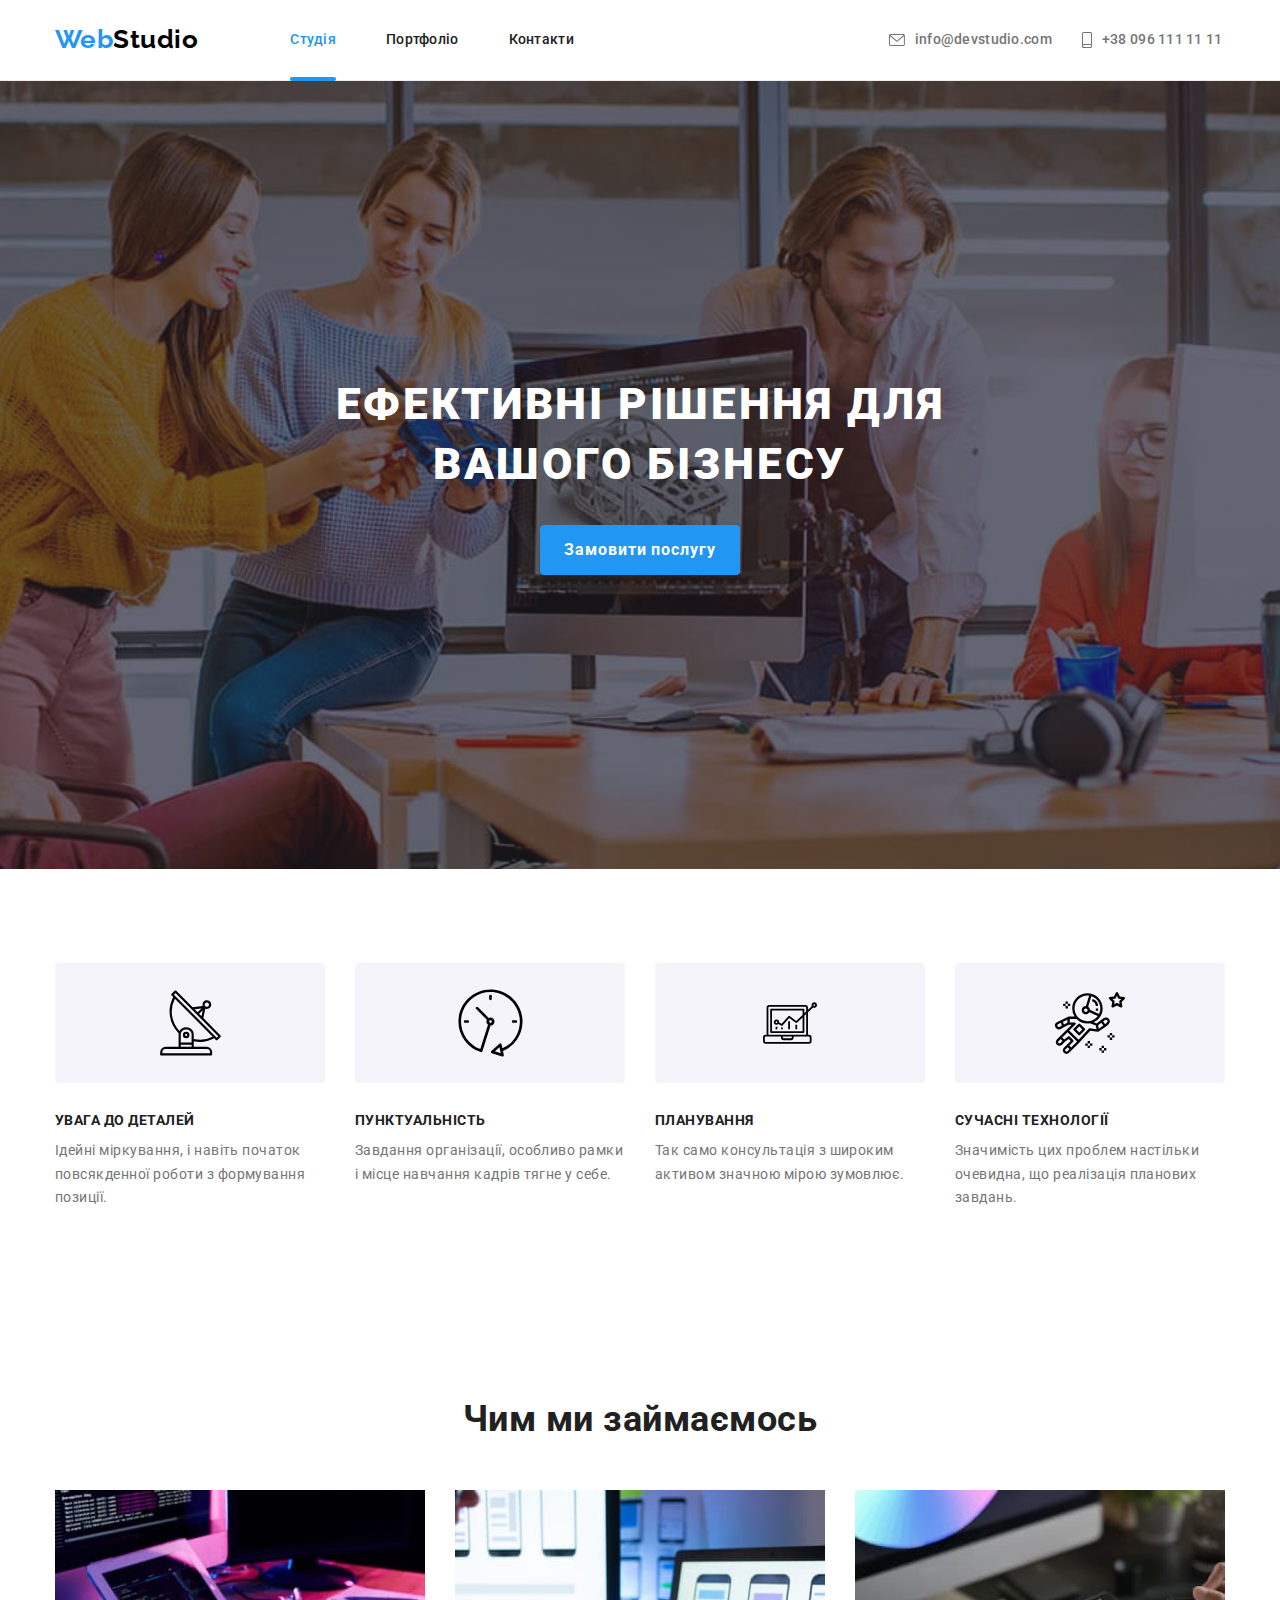
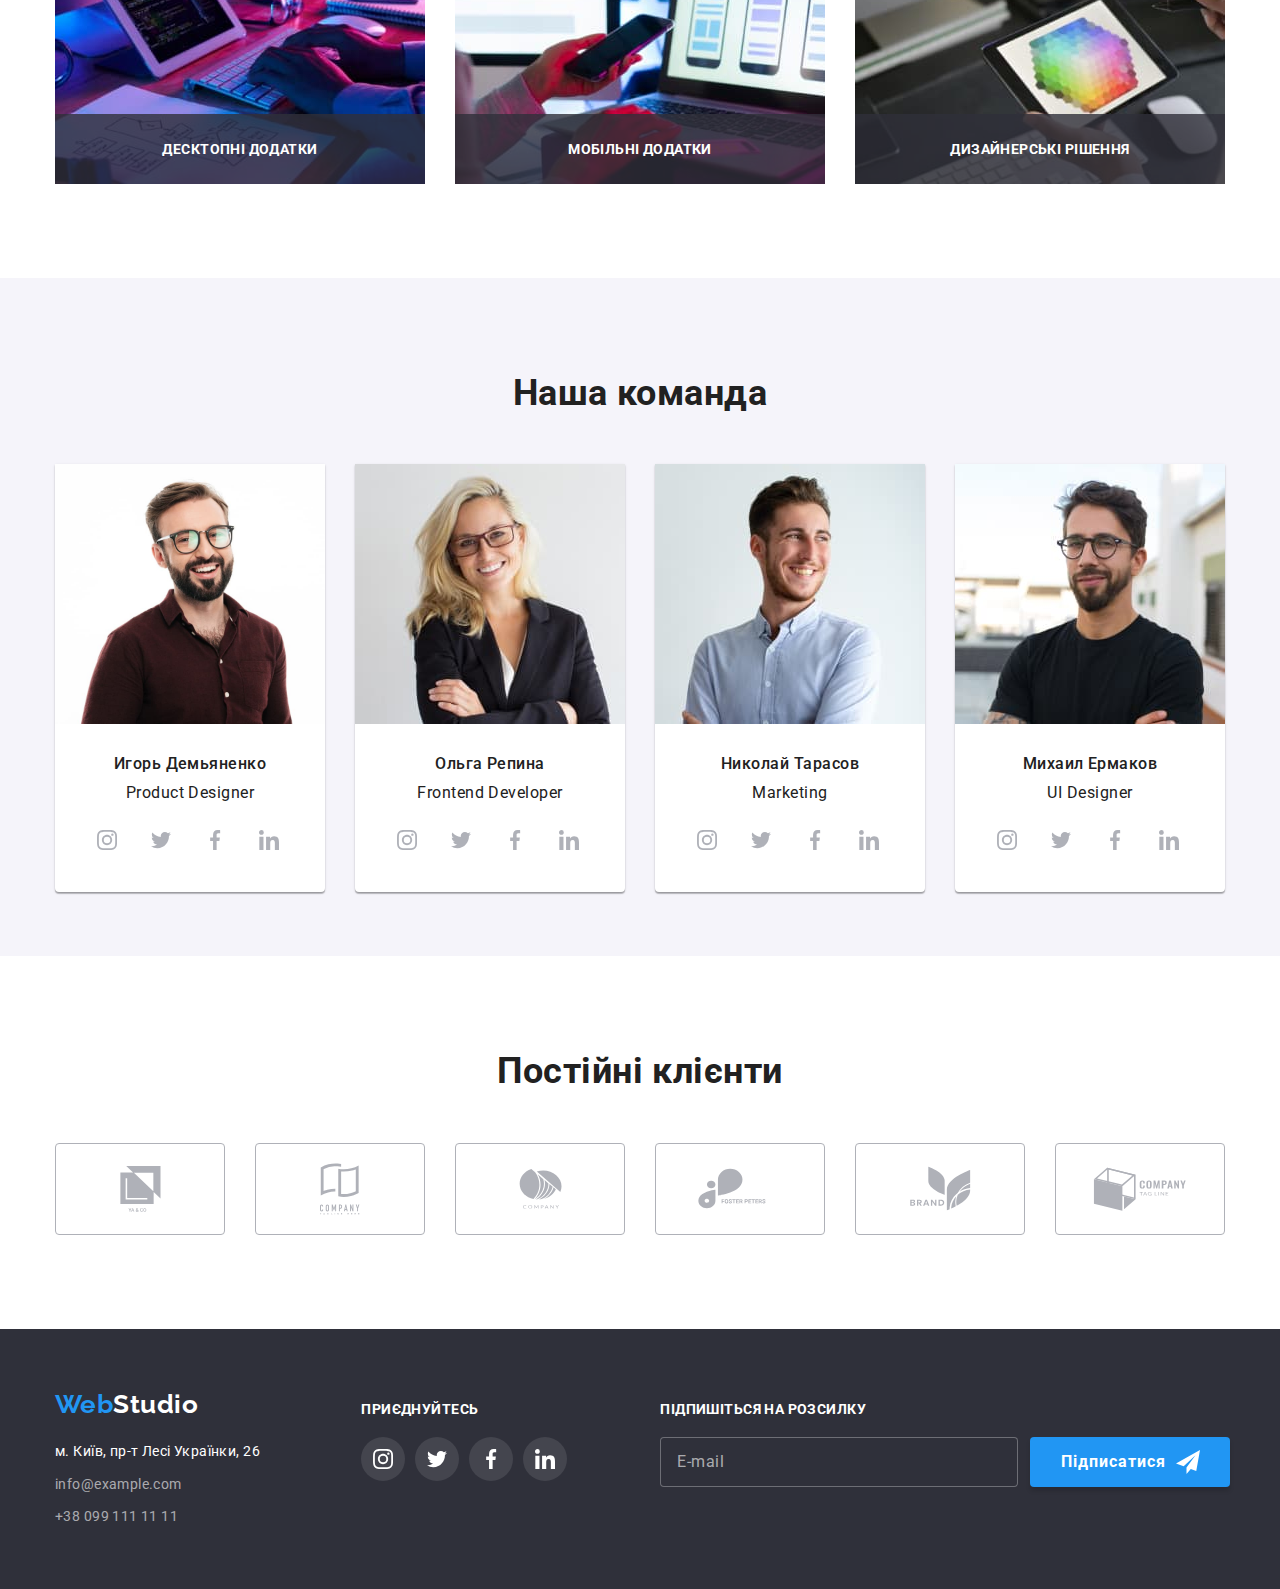
<file: index.html>
<!DOCTYPE html>
<html lang="uk">
  <head>
    <meta charset="UTF-8" />
    <meta http-equiv="X-UA-Compatible" content="IE=edge" />
    <meta name="viewport" content="width=device-width, initial-scale=1.0" />
    <title>WebStudio</title>
    <link
      rel="stylesheet"
      href="https://cdnjs.cloudflare.com/ajax/libs/modern-normalize/1.0.0/modern-normalize.min.css"
    />
    <link
      href="https://fonts.googleapis.com/css2?family=Raleway:wght@700&family=Roboto:wght@400;500;700;900&display=swap"
      rel="stylesheet"
    />
    <link rel="stylesheet" href="./css/main.min.css"  >
    <!-- <link rel="stylesheet" href="./css/styles.css"> -->
    
  </head>
  <body>
    <!-- Шапка -->
    <header class="header">
      <div class="container container--position">
        <nav class="header__nav">
          <a href="./index.html" class="logo"
            >Web<span class="logo--header">Studio</span></a
          >

           <button type="button" class="mobile-button__open is-open js-open-menu" 
          aria-controls="menu-container"
          aria-expanded="false">
          <svg class="mobile-button__svg" width="24" height="16" aria-lebel="Перемикач мобільного меню">
            <use class="mobile-button__icon" href="./images/icons.svg#icon-menu_24px"></use>
            </use>
          </svg>
        </button>
        </nav>


  <div class="mobile-menu__container id='menu-container'  js-menu-container "
        aria-expanded="false"
        aria-controls="mobile-menu"
        >  

     <div class="mobile-menu__navigation">
         <ul class="header-list list">
            <li class="header-list__item">
              <a class="header-list__link header-list__link--current" href="./index.html">Студія   
              </a>
            </li>
            <li class="header-list__item">
              <a class="header-list__link" href="./portfolio.html">Портфоліо</a>
            </li>
            <li class="header-list__item"><a href="#" class="header-list__link">Контакти</a></li>
          </ul>
      </div>
        
      <div class="mobile-menu__contacts">
        <ul class="header-contacts list">
          <li class="header-contacts__item">            
            <a class="header-contacts__link" href="mailto:info@devstudio.com" aria-label="Написать письмо">
            <svg class="header-contacts__icon" width="16" height="12">
                <use href="./images/icons.svg#icon-envelope"></use>
            </svg>
            info@devstudio.com</a>            
          </li>
          <li class="header-contacts__item">
            <a class="header-contacts__link" href="tel:+380961111111" aria-label="Позвонить нам">
              <svg class="header-contacts__icon" width="10" height="16">
                <use href="./images/icons.svg#icon-smartphone"></use>
              </svg>
              +38 096 111 11 11</a>
          </li>
        </ul>
      </div>

      <div class="block">
        <ul class="mobile-social">
          <li class="mobile-social__item"> <a class="mobile-social__link" href="#">Instagram</a> </li>
          <li class="mobile-social__item"> <a class="mobile-social__link" href="#">Twitter</a>  </li>
          <li class="mobile-social__item"> <a class="mobile-social__link" href="#">Facebook</a> </li>
          <li class="mobile-social__item"> <a class="mobile-social__link" href="#">LinkedIn</a>  </li>
        </ul>        
      </div>
        
           <button type="button" class="mobile-button__close is-open js-close-menu"
          aria-controls="menu-container"
          aria-expanded="false">
          <svg class="mobile-button__svg" width="24" height="16" aria-lebel="Перемикач мобільного меню">
            <use class="mobile-button__icon" href="./images/icons.svg#icon-close_24px"></use>
          </svg>
           </button>
      </div>

    </div>      
    </header>

    <main>
      <!-- Герой-->
      
      <section class="hero section">        
        <div class="container">
          <div class="hero-box">
            <h1 class="hero__title">Ефективні рішення для вашого бізнесу</h1>
            <button data-modal-open class="button" type="button" >
              <p class="button__title">Замовити послугу</p>              
            </button>

            
          </div>
        </div>       
      </section>

      <!--Скрытый Наши особенности-->
      <section class="section">
        <div class="container">
          <h2 class="visually-hidden">Наші особливості</h2>          
            <ul class="features list">
              <li class="features__item">
                <div class="thumb">
                  <svg width="65" height="70"> 
                    <use href="./images/icons.svg#icon-antenna-1" ></use>
                  </svg>
                </div>
                <h3 class="features__title">Увага до деталей</h3>
                <p class="features__desc">
                  Ідейні міркування, і навіть початок повсякденної роботи з формування позиції.
                </p>
              </li>
              <li class="features__item">
                <div class="thumb">
                  <svg width="67" height="70"> 
                    <use href="./images/icons.svg#icon-clock-1" ></use>
                  </svg>
                </div>
                <h3 class="features__title">Пунктуальність</h3>
                <p class="features__desc">
                  Завдання організації, особливо рамки і місце навчання кадрів тягне у себе.
                </p>
              </li>
              <li class="features__item">
                <div class="thumb">
                  <svg width="70" height="54"> 
                    <use href="./images/icons.svg#icon-diagram-1" ></use>
                  </svg>
                </div>
                <h3 class="features__title">Планування</h3>
                <p class="features__desc">
                  Так само консультація з широким активом значною мірою зумовлює.
                </p>
              </li>
              <li class="features__item">
                <div class="thumb">
                  <svg width="70" height="70"> 
                    <use href="./images/icons.svg#icon-astronaut-1" ></use>
                  </svg>
                </div>
                <h3 class="features__title">Сучасні технології</h3>
                <p class="features__desc">
                  Значимість цих проблем настільки очевидна, що реалізація планових завдань.
                </p>
              </li>
            </ul>
          </div>
        </div>
      </section>

      <!--Чем мы заниманиемся-->
      <section class="services section">
        <div class="container">
          <h2 class="services__title">Чим ми займаємось</h2>
             <ul class="services__list list">
              <li class="services__item">
                <div class="services-thumb">
                  <picture>
                    <source srcset="
                    ./images/photo_typing.jpg 1x,
                    ./images/photo_typing@2x.jpg 2x"
                    media="(min-width:1200px)">
                 <img src="./images/photo_typing.jpg" alt="Печатает на клавиаутре" />
                 </picture>
                  <div class="services-box">
                   <p class="services__products">Десктопні додатки</p>
                  </div>
                </div>
              </li>
              <li class="services__item">
               <div class="services-thumb">
                <picture>
                    <source srcset="
                    ./images/photo_desktop.jpg 1x,
                    ./images/photo_desktop@2x.jpg 2x"
                    media="(min-width:1200px)">                
                <img src="./images/photo_desktop.jpg" alt="Выбирает оформление"  />
                </picture>
                 <div class="services-box"> 
                   <p class="services__products">Мобільні додатки</p> 
                 </div>
               </div>
              </li>
              <li class="services__item">
               <div class="services-thumb">
                <picture>
                    <source srcset="
                    ./images/photo_design.jpg 1x,
                    ./images/photo_design@2x.jpg 2x"
                    media="(min-width:1200px)"> 
                 <img src="./images/photo_design.jpg" alt="Делает дизайн"/>
                 </picture>
                  <div class="services-box">
                   <p class="services__products">Дизайнерські рішення</p>
                  </div>
               </div>
              </li>
            </ul>          
        </div>
      </section>

      <!--Наша команда-->

      <section class="workers section"> 
        <div class="container">
          <h2 class="workers__title">Наша команда</h2>
             <ul class="workers__list list"> 

              <li class="workers__item">
                <picture>
                  <source srcset="
                  ./images/worker1_450.jpg 1x,
                  ./images/worker1_450@2x.jpg 2x"
                  media="(max-width:767px)">
                  <source srcset="
                  ./images/worker1_354.jpg 1x,
                  ./images/worker1_354@2x.jpg 2x"
                  media="(max-width:1199px)"
                  >
                  <source srcset="
                  ./images/worker1_270.jpg 1x,
                  ./images/worker1_270@2x.jpg 2x"
                  media="(min-width:1200px)">

                <img src="./images/worker1_270.jpg" alt="продуктовый дизайнер" >
                </picture>
                <div class="workers__box">
                  <h3 class="workers__name">Игорь Демьяненко</h3>                  
                  <p lang="en" class="workers__speciality">Product Designer</p>    
                  
                <div class="social-networks">                                        
                    <ul class="social list">                                       
                      <li><a class="social__item" href="#" aria-label="Instagram"> 
                    <svg class="social__icon" width="20" height="20">                 
                    <use href="./images/icons.svg#icon-instagram-2"></use>
                    </svg>                  
                          </a>
                      </li>
                      <li> <a class="social__item" href="#" aria-label="Twitter"> 
                    <svg class="social__icon" width="20" height="16">
                    <use href="./images/icons.svg#icon-twitter-1"></use>
                  </svg>
                          </a>
                      </li>
                      <li><a class="social__item" href="#" aria-label="Facebook">
                  <svg class="social__icon" width="10" height="20">
                   <use href="./images/icons.svg#icon-facebook-1"></use>
                  </svg>                 
                          </a>
                      </li>
                      <li><a class="social__item" href="#" aria-label="LinkedIn">
                  <svg class="social__icon" width="20" height="20">   
                    <use href="./images/icons.svg#icon-linkedin-1"></use>
                  </svg>                
                          </a>
                      </li>           
                   
                </ul>
                </div>
                </div>
              </li>


              <li class="workers__item">
                <picture>
                  <source srcset="
                  ./images/worker2_450.jpg 1x,
                  ./images/worker2_450@2x.jpg 2x"
                  media="(max-width:767px)">
                  <source srcset="
                  ./images/worker2_354.jpg 1x,
                  ./images/worker2_354@2x.jpg 2x"
                  media="(max-width:1199px)"
                  >
                  <source srcset="
                  ./images/worker2_270.jpg 1x,
                  ./images/worker2_270@2x.jpg 2x"
                  media="(min-width:1200px)">
                <img src="./images/fnd_developer.jpg" alt="разработчик" />
                </picture>
                <div class="workers__box">
                  <h3 class="workers__name">Ольга Репина</h3>
                  <p lang="en" class="workers__speciality">Frontend Developer</p>
                  <div class="social-networks">
                    <ul class="social list">
                      <li><a class="social__item" href="#" aria-label="Instagram">
                        <svg class="social__icon" width="20" height="20">                    
                        <use href="./images/icons.svg#icon-instagram-2"></use>
                        </svg>                  
                          </a>
                      </li>
                      <li> <a class="social__item" href="#" aria-label="Twitter"> 
                        <svg class="social__icon" width="20" height="16">
                        <use href="./images/icons.svg#icon-twitter-1"></use>
                        </svg>
                          </a>
                      </li>
                      <li> <a class="social__item" href="#" aria-label="Facebook">
                        <svg class="social__icon" width="10" height="20">
                        <use href="./images/icons.svg#icon-facebook-1"></use>
                        </svg>                 
                          </a>
                      </li>
                      <li><a class="social__item" href="#" aria-label="LinkedIn">
                        <svg class="social__icon" width="20" height="20">   
                        <use href="./images/icons.svg#icon-linkedin-1"></use>
                        </svg>                
                          </a>
                      </li>           
                   
                    </ul>
                 </div>
                </div>
              </li>

              <li class="workers__item">
                <picture>
                  <source srcset="
                  ./images/worker3_450.jpg 1x,
                  ./images/worker3_450@2x.jpg 2x"
                  media="(max-width:767px)">
                  <source srcset="
                  ./images/worker3_354.jpg 1x,
                  ./images/worker3_354@2x.jpg 2x"
                  media="(max-width:1199px)"
                  >
                  <source srcset="
                  ./images/worker3_270.jpg 1x,
                  ./images/worker3_270@2x.jpg 2x"
                  media="(min-width:1200px)">
                <img src="./images/worker3_270.jpg" alt="маркетолог"  />
                </picture>
                <div class="workers__box">
                  <h3 class="workers__name">Николай Тарасов</h3>
                  <p lang="en" class="workers__speciality type">Marketing</p>
                  <div class="social-networks">
                    <ul class="social list">
                      <li> <a class="social__item" href="#" aria-label="Instagram">
                    <svg class="social__icon" width="20" height="20">                    
                    <use href="./images/icons.svg#icon-instagram-2"></use>
                    </svg>                  
                          </a>
                      </li>
                      <li> <a class="social__item" href="#" aria-label="Twitter"> 
                    <svg class="social__icon" width="20" height="16">
                    <use href="./images/icons.svg#icon-twitter-1"></use>
                  </svg>
                          </a>
                      </li>
                      <li><a class="social__item" href="#" aria-label="Facebook">
                  <svg class="social__icon" width="10" height="20">
                   <use href="./images/icons.svg#icon-facebook-1"></use>
                  </svg>                 
                          </a>
                      </li>
                      <li><a class="social__item" href="#" aria-label="LinkedIn">
                  <svg class="social__icon" width="20" height="20">   
                    <use href="./images/icons.svg#icon-linkedin-1"></use>
                  </svg>                
                          </a>
                      </li>           
                   
                </ul>
                </div>
                </div>
              </li>

              <li class="workers__item">
                <picture>
                  <source srcset="
                  ./images/worker4_450.jpg 1x,
                  ./images/worker4_450@2x.jpg 2x"
                  media="(max-width:767px)">
                  <source srcset="
                  ./images/worker4_354.jpg 1x,
                  ./images/worker4_354@2x.jpg 2x"
                  media="(max-width:1199px)"
                  >
                  <source srcset="
                  ./images/worker4_270.jpg 1x,
                  ./images/worker4_270@2x.jpg 2x"
                  media="(min-width:1200px)">
                <img src="./images/designer.jpg" alt="дизайнер" />
                </picture>
                <div class="workers__box">
                  <h3 class="workers__name">Михаил Ермаков</h3>
                  <p lang="en" class="workers__speciality">UI Designer</p>                
                <div class="social-networks">
                    <ul class="social list">
                      <li><a class="social__item" href="#" aria-label="Instagram">
                    <svg class="social__icon" width="20" height="20">                    
                    <use href="./images/icons.svg#icon-instagram-2"></use>
                    </svg>                  
                          </a>
                      </li>
                      <li> <a class="social__item" href="#" aria-label="Twitter"> 
                    <svg class="social__icon" width="20" height="16">
                    <use href="./images/icons.svg#icon-twitter-1"></use>
                  </svg>
                          </a>
                      </li>
                      <li><a class="social__item" href="#" aria-label="Facebook">
                  <svg class="social__icon" width="10" height="20">
                   <use href="./images/icons.svg#icon-facebook-1"></use>
                  </svg>                 
                          </a>
                      </li>
                      <li><a class="social__item" href="#" aria-label="LinkedIn">
                  <svg class="social__icon" width="20" height="20">   
                    <use href="./images/icons.svg#icon-linkedin-1"></use>
                  </svg>                
                          </a>
                      </li>           
                   
                </ul>
                </div>
                </div>
              </li>
            </ul>
      </section>

      <!-- Постійні клієнти -->
      <section class="clients section">
        <div class="container">
          <h2 class="clients__title">Постійні клієнти</h2>
             <ul class="clients__list list">      
              <li class="clients__item">                 
                <a class="clients__icon" href="#" aria-label="Компанія 1">
                      <svg width="41" height="46">
                      <use href="./images/icons.svg#icon-group" >
                      </use>
                    </svg>
                  </a>
              </li>
              <li class="clients__item">
                <a class="clients__icon" href="#" aria-label="Компанія 2">
                    <svg width="40" height="52">
                      <use href="./images/icons.svg#icon-group-1">
                      </use>
                    </svg>                  
                </a>
              </li>
              <li class="clients__item">
                <a class="clients__icon" href="#" aria-label="Компанія 3">                  
                    <svg width="43" height="41">
                      <use href="./images/icons.svg#icon-group-2" >
                      </use>
                    </svg>                  
                </a>
              </li>
              <li class="clients__item">
                <a class="clients__icon" href="#" aria-label="Компанія 4">                  
                    <svg width="84" height="41">
                      <use href="./images/icons.svg#icon-group-3" >
                      </use>
                    </svg>                  
                </a>
              </li>
              <li class="clients__item">
                <a class="clients__icon" href="#" aria-label="Компанія 5">                  
                    <svg width="63" height="45">
                      <use href="./images/icons.svg#icon-group-4" >
                      </use>
                    </svg>                  
                </a>
              </li>
              <li class="clients__item">
                <a class="clients__icon" href="#" aria-label="Компанія 6">                  
                    <svg width="94" height="44">
                      <use href="./images/icons.svg#icon-group-5">
                      </use>
                    </svg>                  
                </a>
              </li>          
            </ul>          
        </div>
      </section>      
    </main>

    <!--Подвал-->
    <footer class="footer">
      <div class="container container--position container--position-footer">

<div class="footer__thumb">

        <div class="footer__box-contacts">                        
        <a href="./index.html" class="logo logo--position"
          >Web<span class="logo--footer">Studio</span></a
        >
        <address class="footer__address">                     
          <ul class="footer-contacts list">                       
            <li class="footer-contacts__item">      
              <a
                class="footer-contacts__address"        
                href="https://goo.gl/maps/CPtrU1FHBa2aNyZL9"
                target="_blank"
                rel="noopener noreferrer"
                >м. Київ, пр-т Лесі Українки, 26</a
              >
            </li>
            <li class="footer-contacts__item">       
              <a class="footer-contacts__address footer-contacts__address--inverse" href="mailto:info@example.com">info@example.com</a>   
            </li>
            <li>
              <a class="footer-contacts__address footer-contacts__address--inverse" href="tel:+380991111111">+38 099 111 11 11</a> 
            </li>
          </ul>
        </address>
       </div>

        <div class="footer-networks">                          
          <p class="footer-networks__title">Приєднуйтесь</p>  
          <ul class="social list">            
                  <a class="social__item social__item--footer"href="#" aria-label="Instagram">                  
                  <svg class="social__icon">                    
                    <use href="./images/icons.svg#icon-instagram-2"></use>
                  </svg>                  
                </a>
            </li>
                <a class="social__item social__item--footer" href="#" aria-label="Twitter">                 
                  <svg class="social__icon">
                    <use href="./images/icons.svg#icon-twitter-1"></use>
                  </svg>                
                </a>
            <li>
                <a class="social__item social__item--footer" href="#" aria-label="Facebook">                
                  <svg class="social__icon">
                   <use href="./images/icons.svg#icon-facebook-1"></use>
                  </svg>                 
                </a>
            </li>  
            <li>
                <a class="social__item social__item--footer" href="#" aria-label="LinkedIn">                
                  <svg class="social__icon">   
                    <use href="./images/icons.svg#icon-linkedin-1"></use>
                  </svg>                
                </a>
            </li>
                </ul>
        </div>    
        
  </div>      

        <div class="footer-form">      
          <p class="footer-form__title"> Підпишіться на розсилку</p>  
          <form class="subs-form">                                            
            <label for="email" class="subs-form__mail">                      
              <input type="text" name="email" id="email" placeholder="E-mail" class="subs-form__input-mail"> 
            </label>
            <button type="submit" class="button button--footer">Підписатися
              <svg class="button__icon" width="24" height="24">
                <use href="./images/icons.svg#icon-icon-send"></use>
              </svg>
            </button>
          </form>
        </div>

      </div>      
    </footer>

    <div class="backdrop backdrop--is-hidden" data-modal>
                <div class="modal"> 
                  <button data-modal-close class="modal__button" type="button"> 
                    <svg width="18" height="18">
                      <use href="./images/icons.svg#icon-close"></use>
                    </svg>                    
                  </button>                                           
                  <p class="modal__title">Залиште свої дані, ми вам передзвонимо</p> 

                  <form class="modal-form">  
                    <label for="name" class="modal-form__label" >Ім'я      
                      <input type="text" name="name" id="name" class="modal-form__field"> 
                      <svg class="modal-form__icon" width="12" height="12">               
                        <use href="./images/icons.svg#icon-person-form"></use>
                      </svg>
                    </label>

                    <label for="tel" class="modal-form__label">Телефон
                      <input type="tel" name="tel" id="tel" class="modal-form__field">
                      <svg class="modal-form__icon" width="13" height="13">
                        <use href="./images/icons.svg#icon-phone-form"></use>
                      </svg>
                    </label>

                    <label for="mail" class="modal-form__label">Пошта
                      <input type="email" name="mail" id="mail" class="modal-form__field">
                      <svg class="modal-form__icon" width="15" height="12">
                        <use href="./images/icons.svg#icon-email-form"></use>
                      </svg>
                    </label>

                    <label for="comment" class="modal-form__label">Коментар
                      <textarea name="comment" id="comment" rows="10" class="modal-form__textarea" placeholder="Введіть текст"></textarea>
                    </label> 

                    <label for="policy" class="modal-form__policy"> 
                      <input type="checkbox" name="policy" id="policy" class="modal-form__checkbox"> 
                      <span class="modal-form__icon-box">                                       
                        <svg class="modal-form__icon-check" width="16" height="15">                  
                          <use href="./images/icons.svg#icon-icon-check"></use>
                        </svg>
                      </span>
                      Погоджуюся з розсилкою, та приймаю 
                      <a class="modal-form__link" href="#">Умови договору</a>              
                      </label>
                    

                    <button type="submit" class='button button--form'> Відправити </button>
                  </form>

                </div>
              </div>
              <script src="./js/mobile-menu.js"></script>
              <script src="./js/modal.js"></script>
     
  </body>
</html>
</file>
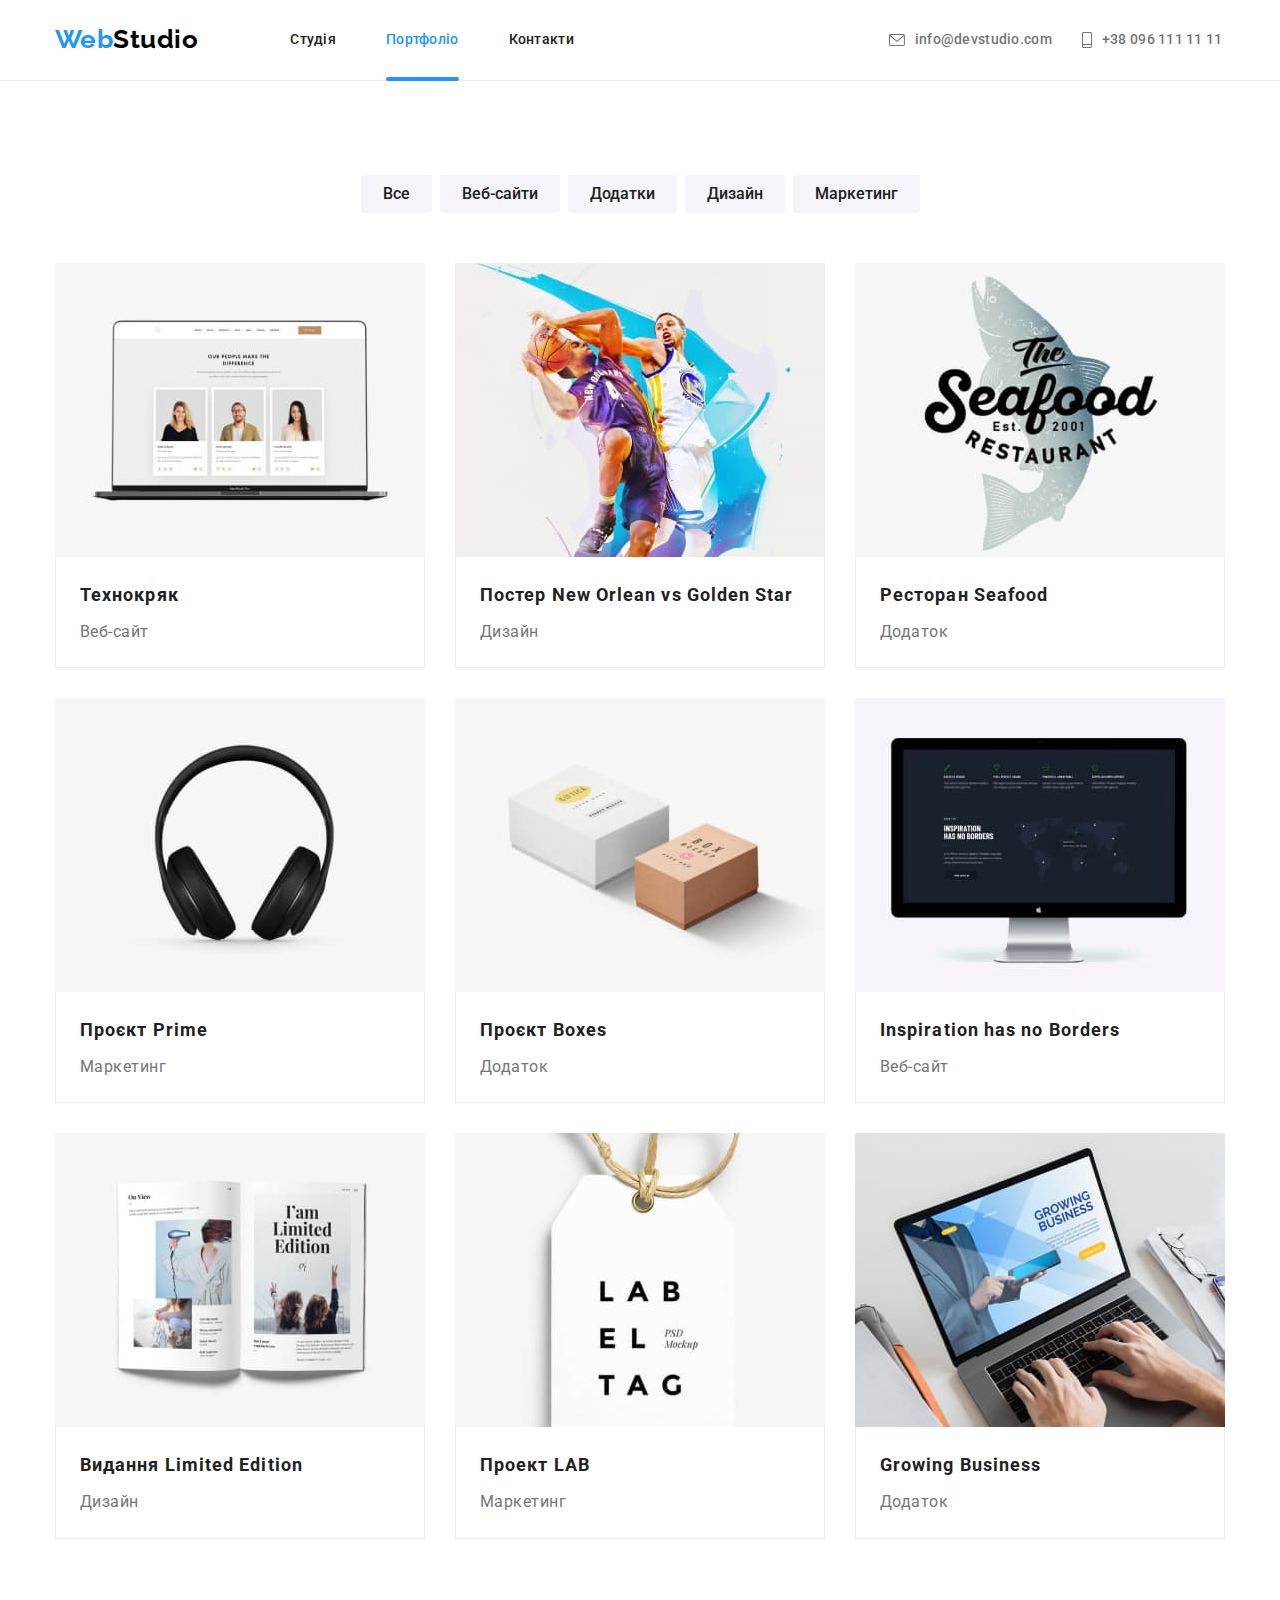
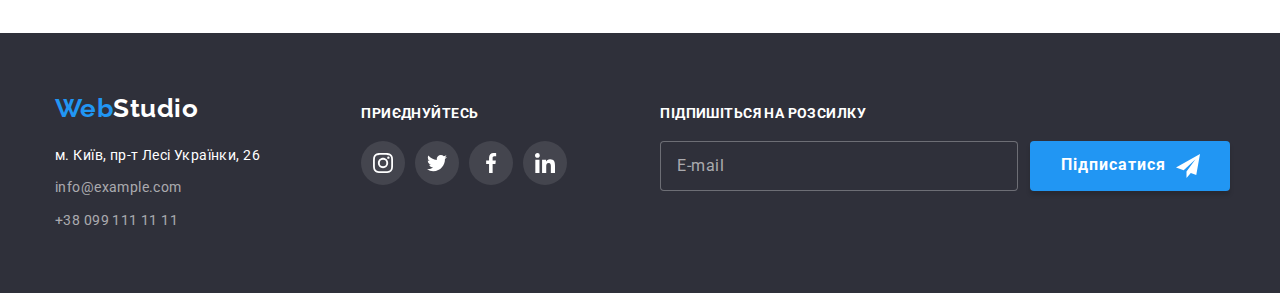
<file: portfolio.html>
<!DOCTYPE html>
<html lang="uk">
  <head>
    <meta charset="UTF-8" />
    <meta http-equiv="X-UA-Compatible" content="IE=edge" />
    <meta name="viewport" content="width=device-width, initial-scale=1.0" />
    <title>Portfolio</title>
    <link
      rel="stylesheet"
      href="https://cdnjs.cloudflare.com/ajax/libs/modern-normalize/1.0.0/modern-normalize.min.css"
    />
    <link
      href="https://fonts.googleapis.com/css2?family=Raleway:wght@700&family=Roboto:wght@400;500;700;900&display=swap"
      rel="stylesheet"
    />
    <link rel="stylesheet" href="./css/main.min.css" >
    
  </head>
  <body>
    <!-- Шапка -->
    <header class="header">
      <div class="container container--position">
        <nav class="header__nav">
          <a href="./index.html" class="logo"
            >Web<span class="logo--header">Studio</span></a
          >

           <button type="button" class="mobile-button__open is-open js-open-menu" 
          aria-controls="menu-container"
          aria-expanded="false">
          <svg class="mobile-button__svg" width="24" height="16" aria-lebel="Перемикач мобільного меню">
            <use class="mobile-button__icon" href="./images/icons.svg#icon-menu_24px"></use>
            </use>
          </svg>
        </button>
        </nav>


  <div class="mobile-menu__container id='menu-container'  js-menu-container "
        aria-expanded="false"
        aria-controls="mobile-menu"
        >  

     <div class="mobile-menu__navigation">
         <ul class="header-list list">
            <li class="header-list__item">
              <a class="header-list__link " href="./index.html">Студія   
              </a>
            </li>
            <li class="header-list__item">
              <a class="header-list__link header-list__link--current" href="./portfolio.html">Портфоліо</a>
            </li>
            <li class="header-list__item"><a href="#" class="header-list__link">Контакти</a></li>
          </ul>
      </div>
        
      <div class="mobile-menu__contacts">
        <ul class="header-contacts list">
          <li class="header-contacts__item">            
            <a class="header-contacts__link" href="mailto:info@devstudio.com" aria-label="Написать письмо">
            <svg class="header-contacts__icon" width="16" height="12">
                <use href="./images/icons.svg#icon-envelope"></use>
            </svg>
            info@devstudio.com</a>            
          </li>
          <li class="header-contacts__item">
            <a class="header-contacts__link" href="tel:+380961111111" aria-label="Позвонить нам">
              <svg class="header-contacts__icon" width="10" height="16">
                <use href="./images/icons.svg#icon-smartphone"></use>
              </svg>
              +38 096 111 11 11</a>
          </li>
        </ul>
      </div>

      <div class="block">
        <ul class="mobile-social">
          <li class="mobile-social__item"> <a class="mobile-social__link" href="#">Instagram</a> </li>
          <li class="mobile-social__item"> <a class="mobile-social__link" href="#">Twitter</a>  </li>
          <li class="mobile-social__item"> <a class="mobile-social__link" href="#">Facebook</a> </li>
          <li class="mobile-social__item"> <a class="mobile-social__link" href="#">LinkedIn</a>  </li>
        </ul>        
      </div>
        
           <button type="button" class="mobile-button__close is-open js-close-menu"
          aria-controls="menu-container"
          aria-expanded="false">
          <svg class="mobile-button__svg" width="24" height="16" aria-lebel="Перемикач мобільного меню">
            <use class="mobile-button__icon" href="./images/icons.svg#icon-close_24px"></use>
          </svg>
           </button>
      </div>

    </div>      
    </header>


    <main>
      <section class="section">
        <div class="container">
          <h1 class="visually-hidden">Наші роботи</h1>
          <ul class="portfolio-nav list">                            
            <li class="portfolio-nav__item">
              <button type="button" class="portfolio-nav__button">Все</button>
            </li>     
            <li class="portfolio-nav__item">
              <button type="button" class="portfolio-nav__button">Веб-сайти</button>
            </li>
            <li class="portfolio-nav__item">
              <button type="button" class="portfolio-nav__button">Додатки</button>
            </li>
            <li class="portfolio-nav__item">
              <button type="button" class="portfolio-nav__button">Дизайн</button>
            </li>
            <li class="portfolio-nav__item">
              <button type="button" class="portfolio-nav__button">Маркетинг</button>
            </li>
          </ul>

          <ul class="projects-list list">         
            <li class="projects-list__item">        
              <a href="#" class="project-card"   
                >
                <div class="project-card__overlay">  
                  <picture>
                    <source srcset="
                    ./images/card1_450.jpg 1x,
                    ./images/card1_450@2x.jpg 2x"
                    media="(max-width: 767px)" >
                    <source srcset="
                    ./images/card1_354.jpg 1x,
                    ./images/card1_354@2x.jpg 2x"
                    media="(max-width: 1199px)" >
                    <source srcset="
                    ./images/card1_370.jpg 1x,
                    ./images/card1_370@2x.jpg 2x"
                    media="(min-width: 1200px)" >
                  <img src="./images/card1_370.jpg" alt="Веб-сайт" /> 
                  </picture>  

                 <div class="project-card__overlay-block">    
                  <p class="project-card__overlay-text">Ресурс пропонує комплексні пропозиції з різним рівнем функціоналу та сервісів. Все це дозволить відвідувачу отримати вичерпні відомості про компанію чи приватну особу.</p>
                 </div>    

                </div>                 

                <div class="project-card__box">    
                  <h2 class="project-card__title">Технокряк</h2> 
                  <p class="project-card__product">Веб-сайт</p>  
                </div></a
              >
            </li>
            <li class="projects-list__item">
              <a href="#" class="project-card"
                >
                <div class="project-card__overlay">
                  <picture>
                    <source srcset="
                    ./images/card2_450.jpg 1x,
                    ./images/card2_450@2x.jpg 2x"
                    media="(max-width: 767px)" >
                    <source srcset="
                    ./images/card2_354.jpg 1x,
                    ./images/card2_354@2x.jpg 2x"
                    media="(max-width: 1199px)" >
                    <source srcset="
                    ./images/card2_370.jpg 1x,
                    ./images/card2_370@2x.jpg 2x"
                    media="(min-width: 1200px)" >
                <img src="./images/photo2.jpg" alt="Постер"  />
                </picture>
                 <div class="project-card__overlay-block">
                  <p class="project-card__overlay-text">Ресурс пропонує комплексні пропозиції з різним рівнем функціоналу та сервісів. Все це дозволить відвідувачу отримати вичерпні відомості про компанію чи приватну особу.</p>
                 </div>
              </div>
                <div class="project-card__box">
                  <h2 class="project-card__title">Постер New Orlean vs Golden Star</h2>
                  <p class="project-card__product">Дизайн</p>
                </div></a
              >
            </li>
            <li class="projects-list__item">
              <a href="#" class="project-card"
                >
                <div class="project-card__overlay">
                  <picture>
                    <source srcset="
                    ./images/card3_450.jpg 1x,
                    ./images/card3_450@2x.jpg 2x"
                    media="(max-width: 767px)" >
                    <source srcset="
                    ./images/card3_354.jpg 1x,
                    ./images/card3_354@2x.jpg 2x"
                    media="(max-width: 1199px)" >
                    <source srcset="
                    ./images/card3_370.jpg 1x,
                    ./images/card3_370@2x.jpg 2x"
                    media="(min-width: 1200px)" >
                <img src="./images/photo3.jpg" alt="Ресторан" width="370" />
                </picture>
                 <div class="project-card__overlay-block">
                  <p class="project-card__overlay-text">Ресурс пропонує комплексні пропозиції з різним рівнем функціоналу та сервісів. Все це дозволить відвідувачу отримати вичерпні відомості про компанію чи приватну особу.</p>
                 </div>
                </div>
                <div class="project-card__box">
                  <h2 class="project-card__title">Ресторан Seafood</h2>
                  <p class="project-card__product">Додаток</p>
                </div></a
              >
            </li>
            <li class="projects-list__item">
              <a href="#" class="project-card"
                >
                <div class="project-card__overlay">
                  <picture>
                    <source srcset="
                    ./images/card4_450.jpg 1x,
                    ./images/card4_450@2x.jpg 2x"
                    media="(max-width: 767px)" >
                    <source srcset="
                    ./images/card4_354.jpg 1x,
                    ./images/card4_354@2x.jpg 2x"
                    media="(max-width: 1199px)" >
                    <source srcset="
                    ./images/card4_370.jpg 1x,
                    ./images/card4_370@2x.jpg 2x"
                    media="(min-width: 1200px)" >
                <img src="./images/photo4.jpg" alt="Проєкт Прайм" width="370" />
                </picture>
                <div class="project-card__overlay-block">
                  <p class="project-card__overlay-text">Ресурс пропонує комплексні пропозиції з різним рівнем функціоналу та сервісів. Все це дозволить відвідувачу отримати вичерпні відомості про компанію чи приватну особу.</p>
                 </div>
                </div>
                <div class="project-card__box">
                  <h2 class="project-card__title">Проєкт Prime</h2>
                  <p class="project-card__product">Маркетинг</p>
                </div>
              </a>
            </li>
            <li class="projects-list__item">
              <a href="#" class="project-card"
                >
                <div class="project-card__overlay">
                  <picture>
                    <source srcset="
                    ./images/card5_450.jpg 1x,
                    ./images/card5_450@2x.jpg 2x"
                    media="(max-width: 767px)" >
                    <source srcset="
                    ./images/card5_354.jpg 1x,
                    ./images/card5_354@2x.jpg 2x"
                    media="(max-width: 1199px)" >
                    <source srcset="
                    ./images/card5_370.jpg 1x,
                    ./images/card5_370@2x.jpg 2x"
                    media="(min-width: 1200px)" >
                <img src="./images/photo5.jpg" alt="Проєкт Коробки" width="370" />
                </picture>
                 <div class="project-card__overlay-block">
                  <p class="project-card__overlay-text">Ресурс пропонує комплексні пропозиції з різним рівнем функціоналу та сервісів. Все це дозволить відвідувачу отримати вичерпні відомості про компанію чи приватну особу.</p>
                 </div>
                </div>
                <div class="project-card__box">
                  <h2 class="project-card__title">Проєкт Boxes</h2>
                  <p class="project-card__product">Додаток</p>
                </div></a
              >
            </li>
            <li class="projects-list__item">
              <a href="#" class="project-card"
                >
                <div class="project-card__overlay">
                  <picture>
                    <source srcset="
                    ./images/card6_450.jpg 1x,
                    ./images/card6_450@2x.jpg 2x"
                    media="(max-width: 767px)" >
                    <source srcset="
                    ./images/card6_354.jpg 1x,
                    ./images/card6_354@2x.jpg 2x"
                    media="(max-width: 1199px)" >
                    <source srcset="
                    ./images/card6_370.jpg 1x,
                    ./images/card6_370@2x.jpg 2x"
                    media="(min-width: 1200px)" >
                <img src="./images/photo6.jpg" alt="Веб-сайт Натхнення" width="370" />
                </picture>
                 <div class="project-card__overlay-block">
                  <p class="project-card__overlay-text">Ресурс пропонує комплексні пропозиції з різним рівнем функціоналу та сервісів. Все це дозволить відвідувачу отримати вичерпні відомості про компанію чи приватну особу.</p>
                 </div>
                </div>
                <div class="project-card__box">
                  <h2 class="project-card__title">Inspiration has no Borders</h2>
                  <p class="project-card__product">Веб-сайт</p>
                </div>
              </a>
            </li>
            <li class="projects-list__item">
              <a href="#" class="project-card"
                >
                <div class="project-card__overlay">
                  <picture>
                    <source srcset="
                    ./images/card7_450.jpg 1x,
                    ./images/card7_450@2x.jpg 2x"
                    media="(max-width: 767px)" >
                    <source srcset="
                    ./images/card7_354.jpg 1x,
                    ./images/card7_354@2x.jpg 2x"
                    media="(max-width: 1199px)" >
                    <source srcset="
                    ./images/card7_370.jpg 1x,
                    ./images/card7_370@2x.jpg 2x"
                    media="(min-width: 1200px)" >
                <img src="./images/photo7.jpg" alt="Видання" width="370" />
                </picture>
                 <div class="project-card__overlay-block">
                  <p class="project-card__overlay-text">Ресурс пропонує комплексні пропозиції з різним рівнем функціоналу та сервісів. Все це дозволить відвідувачу отримати вичерпні відомості про компанію чи приватну особу.</p>
                 </div>
                </div>
                <div class="project-card__box">
                  <h2 class="project-card__title">Видання Limited Edition</h2>
                  <p class="project-card__product">Дизайн</p>
                </div></a
              >
            </li>
            <li class="projects-list__item">
              <a href="#" class="project-card"
                >
                <div class="project-card__overlay">
                  <picture>
                    <source srcset="
                    ./images/card8_450.jpg 1x,
                    ./images/card8_450@2x.jpg 2x"
                    media="(max-width: 767px)" >
                    <source srcset="
                    ./images/card8_354.jpg 1x,
                    ./images/card8_354@2x.jpg 2x"
                    media="(max-width: 1199px)" >
                    <source srcset="
                    ./images/card8_370.jpg 1x,
                    ./images/card8_370@2x.jpg 2x"
                    media="(min-width: 1200px)" >
                <img src="./images/photo8.jpg" alt="Проєкт Лаб" width="370" />
                </picture>
                 <div class="project-card__overlay-block">
                  <p class="project-card__overlay-text">Ресурс пропонує комплексні пропозиції з різним рівнем функціоналу та сервісів. Все це дозволить відвідувачу отримати вичерпні відомості про компанію чи приватну особу.</p>
                 </div>
                </div>
                <div class="project-card__box">
                  <h2 class="project-card__title">Проект LAB</h2>
                  <p class="project-card__product">Маркетинг</p>
                </div></a
              >
            </li>
            <li class="projects-list__item">
              <a href="#" class="project-card"
                >
                <div class="project-card__overlay">
                  <picture>
                    <source srcset="
                    ./images/card9_450.jpg 1x,
                    ./images/card9_450@2x.jpg 2x"
                    media="(max-width: 767px)" >
                    <source srcset="
                    ./images/card9_354.jpg 1x,
                    ./images/card9_354@2x.jpg 2x"
                    media="(max-width: 1199px)" >
                    <source srcset="
                    ./images/card9_370.jpg 1x,
                    ./images/card9_370@2x.jpg 2x"
                    media="(min-width: 1200px)" >
                <img src="./images/photo9.jpg" alt="Додаток для бізнесу" width="370" />
                </picture>
                 <div class="project-card__overlay-block">
                  <p class="project-card__overlay-text">Ресурс пропонує комплексні пропозиції з різним рівнем функціоналу та сервісів. Все це дозволить відвідувачу отримати вичерпні відомості про компанію чи приватну особу.</p>
                 </div>
                </div>
                <div class="project-card__box">
                  <h2 class="project-card__title">Growing Business</h2>
                  <p class="project-card__product">Додаток</p>
                </div></a
              >
            </li>
          </ul>
        </div>
      </section>
    </main>

    <!--Подвал-->
    <footer class="footer">
      <div class="container container--position container--position-footer">

<div class="footer__thumb">

        <div class="footer__box-contacts">                        
        <a href="./index.html" class="logo logo--position"
          >Web<span class="logo--footer">Studio</span></a
        >
        <address class="footer__address">                     
          <ul class="footer-contacts list">                       
            <li class="footer-contacts__item">      
              <a
                class="footer-contacts__address"        
                href="https://goo.gl/maps/CPtrU1FHBa2aNyZL9"
                target="_blank"
                rel="noopener noreferrer"
                >м. Київ, пр-т Лесі Українки, 26</a
              >
            </li>
            <li class="footer-contacts__item">       
              <a class="footer-contacts__address footer-contacts__address--inverse" href="mailto:info@example.com">info@example.com</a>   
            </li>
            <li>
              <a class="footer-contacts__address footer-contacts__address--inverse" href="tel:+380991111111">+38 099 111 11 11</a> 
            </li>
          </ul>
        </address>
       </div>

        <div class="footer-networks">                          
          <p class="footer-networks__title">Приєднуйтесь</p>  
          <ul class="social list">            
                  <a class="social__item social__item--footer"href="#" aria-label="Instagram">                  
                  <svg class="social__icon">                    
                    <use href="./images/icons.svg#icon-instagram-2"></use>
                  </svg>                  
                </a>
            </li>
                <a class="social__item social__item--footer" href="#" aria-label="Twitter">                 
                  <svg class="social__icon">
                    <use href="./images/icons.svg#icon-twitter-1"></use>
                  </svg>                
                </a>
            <li>
                <a class="social__item social__item--footer" href="#" aria-label="Facebook">                
                  <svg class="social__icon">
                   <use href="./images/icons.svg#icon-facebook-1"></use>
                  </svg>                 
                </a>
            </li>  
            <li>
                <a class="social__item social__item--footer" href="#" aria-label="LinkedIn">                
                  <svg class="social__icon">   
                    <use href="./images/icons.svg#icon-linkedin-1"></use>
                  </svg>                
                </a>
            </li>
                </ul>
        </div>    
        
  </div>      

        <div class="footer-form">      
          <p class="footer-form__title"> Підпишіться на розсилку</p>  
          <form class="subs-form">                                            
            <label for="email" class="subs-form__mail">                      
              <input type="text" name="email" id="email" placeholder="E-mail" class="subs-form__input-mail"> 
            </label>
            <button type="submit" class="button button--footer">Підписатися
              <svg class="button__icon" width="24" height="24">
                <use href="./images/icons.svg#icon-icon-send"></use>
              </svg>
            </button>
          </form>
        </div>

      </div>      
    </footer>

    <div class="backdrop backdrop--is-hidden" data-modal>
                <div class="modal"> 
                  <button data-modal-close class="modal__button" type="button"> 
                    <svg width="18" height="18">
                      <use href="./images/icons.svg#icon-close"></use>
                    </svg>                    
                  </button>                                           
                  <p class="modal__title">Залиште свої дані, ми вам передзвонимо</p> 

                  <form class="modal-form">  
                    <label for="name" class="modal-form__label" >Ім'я      
                      <input type="text" name="name" id="name" class="modal-form__field"> 
                      <svg class="modal-form__icon" width="12" height="12">               
                        <use href="./images/icons.svg#icon-person-form"></use>
                      </svg>
                    </label>

                    <label for="tel" class="modal-form__label">Телефон
                      <input type="tel" name="tel" id="tel" class="modal-form__field">
                      <svg class="modal-form__icon" width="13" height="13">
                        <use href="./images/icons.svg#icon-phone-form"></use>
                      </svg>
                    </label>

                    <label for="mail" class="modal-form__label">Пошта
                      <input type="email" name="mail" id="mail" class="modal-form__field">
                      <svg class="modal-form__icon" width="15" height="12">
                        <use href="./images/icons.svg#icon-email-form"></use>
                      </svg>
                    </label>

                    <label for="comment" class="modal-form__label">Коментар
                      <textarea name="comment" id="comment" rows="10" class="modal-form__textarea" placeholder="Введіть текст"></textarea>
                    </label> 

                    <label for="policy" class="modal-form__policy"> 
                      <input type="checkbox" name="policy" id="policy" class="modal-form__checkbox"> 
                      <span class="modal-form__icon-box">                                       
                        <svg class="modal-form__icon-check" width="16" height="15">                  
                          <use href="./images/icons.svg#icon-icon-check"></use>
                        </svg>
                      </span>
                      Погоджуюся з розсилкою, та приймаю 
                      <a class="modal-form__link" href="#">Умови договору</a>              
                      </label>
                    

                    <button type="submit" class='button button--form'> Відправити </button>
                  </form>

                </div>
              </div>
              <script src="./js/mobile-menu.js"></script>
                   
  </body>
</html>
</file>
<file: css/styles.css>
/* Цвет второй части лого #000000 */
/* Цвет акцента #2196F3 */
/* Основной цвет #212121  */
/* Вторичный цвет #757575 */
/* Цвет текста в Герое и адреса в футере #FFFFFF  */
/* Цвет имейла и телефона в футере rgba(255, 255, 255, 0.6) */

:root {
  --accent-color: #2196f3;
  --primary-color: #212121;
  --secondary-color: #757575;
  --white: #ffffff;
  --logo--header: #000000;
  --hero-footer-bcg: #2f303a;
  --button-bcg: #f5f4fa;
  --button-hover: #188ce8;
  --header-border: #ececec;
  --project-border: #eeeeee;
  --hero-bcg: #c4c4c4;
  --icon-color: #afb1b8;
  --icon-header: #757575;
  --transition-duration: 250ms;
  --cubic: cubic-bezier(0.4, 0, 0.2, 1);
}

body {
  background-color: var(--white);
  color: var(--primary-color);
  font-family: roboto, sans-serif;
  letter-spacing: 0.03em;
}

img {
  display: block;
  max-width: 100%;
  height: auto;
}

button {
  display: flex;
  justify-content: center;
  align-items: center;
}

textarea {
  resize: none;
}

p,
h1,
h2,
h3,
h4,
h5,
h6 {
  margin: 0;
  padding: 0;
}

a {
  text-decoration: none;
}

.list {
  margin: 0;
  padding: 0;
  list-style: none;
}

.section {
  padding-top: 94px;
  padding-bottom: 94px;
}

.container {
  width: 1200px;
  padding-left: 15px;
  padding-right: 15px;
  margin-left: auto;
  margin-right: auto;
}

.button {
  background-color: var(--accent-color);
  box-shadow: 0px 4px 4px rgba(0, 0, 0, 0.15);
  border: none;
  border-radius: 4px;
  min-width: 216px;
  height: 50px;
  margin-right: auto;
  margin-left: auto;
  cursor: pointer;
  transition: background-color var(--transition-duration) var(--cubic);
}

.button__title {
  font-family: inherit;
  color: var(--white);
  font-weight: 700;
  font-size: 16px;
  line-height: 1.88;
  letter-spacing: 0.06em;
}

.button:hover {
  background-color: var(--button-hover);
}

/* Шапка */

.header {
  border-bottom: 1px solid var(--header-border);
}

/* Logo */

.logo {
  display: block;
  margin-right: 93px;
  padding-top: 24px;
  padding-bottom: 25px;
  font-family: Raleway, sans-serif;
  font-weight: 700;
  font-size: 26px;
  line-height: 1.2;
  text-decoration: none;
  color: var(--accent-color);
  transition: color var(--transition-duration) var(--cubic);
}

.logo--header {
  color: var(--logo--header);
}

/* Навигация */

.container--position {
  display: flex;
}

.header__nav {
  align-items: center;
}

.header__nav,
.header-list,
.header-contacts {
  display: flex;
}

.header-list__link {
  display: block;
  position: relative;
  padding-top: 32px;
  padding-bottom: 32px;
}

.header-contacts__link {
  display: flex;
  align-items: center;
  padding-top: 32px;
  padding-bottom: 32px;
  color: var(--icon-header);
  transition: color var(--transition-duration) var(--cubic);
}

.header-contacts__icon {
  margin-right: 10px;
  fill: currentColor;
}

.header-list {
  gap: 50px;
}

.header-contacts {
  margin-left: auto;
  gap: 50px;
}

.header-list__link {
  color: var(--primary-color);
  transition: color var(--transition-duration) var(--cubic);
}

.header-contacts__link:hover,
.header-contacts__link:focus,
.header-list__link:hover,
.header-list__link:focus {
  color: var(--accent-color);
}

.header-list,
.header-contacts {
  letter-spacing: 0.02em;
  font-weight: 500;
  font-size: 14px;
  line-height: 1.14;
}

.header-list__link--current {
  color: var(--accent-color);
}

.header-list__link--current::after {
  content: '';
  display: block;
  height: 4px;
  width: 100%;
  position: absolute;
  left: 0;
  bottom: -1px;
  border-radius: 2px;
  background-color: currentColor;
}

/* Контакты */
.header-contacts__link {
  color: var(--secondary-color);
  transition: color var(--transition-duration) var(--cubic);
}

.header-contacts__link:hover,
.header-contacts__link:focus {
  color: var(--accent-color);
}

/* Hero */
.hero {
  max-width: 1600px;
  min-height: 600px;
  margin-left: auto;
  margin-right: auto;
  background-image: linear-gradient(to right, rgba(47, 48, 58, 0.4), rgba(47, 48, 58, 0.4)),
    url(../images/background-image.jpg);
  background-size: cover;
  background-position: center;
  background-color: var(--hero-bcg);
}

.hero-box {
  width: 696px;
  margin-left: auto;
  margin-right: auto;
  padding-top: 200px;
  padding-bottom: 200px;
}

.hero__title {
  color: var(--white);
  font-weight: 900;
  font-size: 44px;
  line-height: 1.36;
  text-align: center;
  text-transform: uppercase;
  letter-spacing: 0.06em;
  margin-bottom: 30px;
}

.backdrop {
  position: fixed;
  top: 0;
  left: 0;
  width: 100%;
  height: 100%;
  background-color: rgba(0, 0, 0, 0.2);
  opacity: 1;
  transition: opacity var(--transition-duration) var(--cubic);
}

.backdrop--is-hidden {
  opacity: 0;
  pointer-events: none;
  visibility: hidden;
}

.backdrop--is-hidden .modal {
  transform: translate(-50%, -50%) scale(0.8);
}

.modal {
  position: absolute;
  top: 50%;
  left: 50%;
  transform: translate(-50%, -50%) scale(1);
  width: 528px;
  min-height: 581px;
  background-color: var(--white);
  transition: transform var(--transition-duration) var(--cubic);
  padding: 40px 40px;
}

.modal__button {
  position: absolute;
  top: 8px;
  right: 8px;
  border-radius: 50%;
  width: 30px;
  height: 30px;
  border-color: rgba(0, 0, 0, 0.1);
  background-color: inherit;
  cursor: pointer;
  transition: fill var(--transition-duration) var(--cubic);
}

.modal__button:hover,
.modal__button:focus {
  fill: var(--accent-color);
}

.modal__title {
  display: block;
  margin-bottom: 12px;
  text-align: center;
  font-weight: 700;
  font-size: 20px;
  line-height: 23px;
  letter-spacing: 0.03em;
  color: var(--primary-color);
}

.modal-form {
  display: flex;
  flex-direction: column;
}

.modal-form__label {
  position: relative;
  display: flex;
  flex-direction: column;
  margin-bottom: 10px;
  font-size: 12px;
  line-height: 14px;
  letter-spacing: 0.01em;
  color: var(--secondary-color);
}

.modal-form__field {
  display: block;
  width: 100%;
  height: 40px;
  padding-left: 42px;
  margin-top: 4px;
  border: 1px solid rgba(33, 33, 33, 0.2);
  border-radius: 4px;
  cursor: pointer;
  transition: outline var(--transition-duration) var(--cubic),
    color var(--transition-duration) var(--cubic);
}

.modal-form__textarea {
  display: block;
  height: 120px;
  padding: 12px 16px;
  margin-top: 4px;
  margin-bottom: 20px;
  border: 1px solid rgba(33, 33, 33, 0.2);
  border-radius: 4px;
  cursor: pointer;
  transition: outline var(--transition-duration) var(--cubic),
    color var(--transition-duration) var(--cubic);
}

.modal-form__textarea::placeholder {
  font-size: 12px;
  line-height: 14px;
  letter-spacing: 0.01em;
  color: rgba(117, 117, 117, 0.5);
}

.modal-form__icon {
  position: absolute;
  top: 50%;
  display: block;
  width: 18px;
  height: 18px;
  margin-left: 12px;
  fill: var(--primary-color);
  transition: fill var(--transition-duration) var(--cubic);
}

.modal-form__field:focus-within ~ .modal-form__icon,
.modal-form__field:hover ~ .modal-form__icon {
  fill: var(--accent-color);
}

.modal-form__field:hover,
.modal-form__textarea:hover,
.modal-form__field:focus,
.modal-form__textarea:focus {
  outline: 2px solid var(--accent-color);
}

.modal-form__policy {
  position: relative;
  display: block;
  font-size: 14px;
  line-height: 24px;
  letter-spacing: 0.03em;
  color: var(--icon-header);
  padding-left: 35px;
  margin-bottom: 30px;
}

.modal-form__link {
  text-decoration: underline;
  padding-left: 3px;
  color: var(--accent-color);
}

.modal-form__checkbox {
  position: absolute;
  white-space: nowrap;
  width: 1px;
  height: 1px;
  overflow: hidden;
  border: 0;
  padding: 0;
  clip: rect(0 0 0 0);
  clip-path: inset(50%);
  margin: -1px;
}

.modal-form__icon-box {
  position: absolute;
  display: block;
  top: 50%;
  left: 13px;
  transform: translateY(-50%);
  width: 16px;
  height: 15px;
  margin-right: 8px;
  border: 2px solid var(--primary-color);
  border-radius: 2px;
  cursor: pointer;
  transition: border var(--transition-duration) var(--cubic);
}

.modal-form__checkbox:focus + .modal-form__icon-box,
.modal-form__checkbox:hover + .modal-form__icon-box {
  border: 2px solid var(--accent-color);
}

.modal-form__icon-check {
  position: absolute;
  left: 50%;
  top: 50%;
  transform: translate(-50%, -50%);
}

.modal-form__checkbox:checked + .modal-form__icon-box {
  border-color: var(--accent-color);
  background-color: var(--accent-color);
  background-origin: border-box;
}

.button--form,
.button--footer {
  font-family: inherit;
  color: var(--white);
  font-weight: 700;
  font-size: 16px;
  line-height: 30px;
  letter-spacing: 0.06em;
  transition: background-color var(--transition-duration) var(--cubic),
    box-shadow var(--transition-duration) var(--cubic);
}

/* Наші особливості */

.visually-hidden {
  position: absolute;
  white-space: nowrap;
  width: 1px;
  height: 1px;
  overflow: hidden;
  border: 0;
  padding: 0;
  clip: rect(0 0 0 0);
  clip-path: inset(50%);
  margin: -1px;
}

.features {
  display: flex;
  margin-right: -30px;
  margin-bottom: -30px;
}

.features__item,
.services__item,
.workers__item {
  width: 270px;
  margin-right: 30px;
  margin-bottom: 30px;
}

.services__item {
  z-index: -1;
}

.features__desc {
  color: var(--secondary-color);
  font-size: 14px;
  line-height: 1.7;
}

.features__title {
  font-size: 14px;
  line-height: 1.14;
  text-transform: uppercase;
  margin-bottom: 10px;
}

.thumb {
  display: flex;
  width: 270px;
  height: 120px;
  background-color: var(--button-bcg);
  align-items: center;
  justify-content: center;
  margin-bottom: 30px;
  border-radius: 4px;
}

/* Чем мы занимаемся */

.services__list {
  display: flex;
  margin-right: -30px;
  margin-bottom: -30px;
}

.services__item {
  width: 370px;
}

.services-thumb {
  position: relative;
}

.services-block {
  display: flex;
  width: 100%;
  height: 70px;
  position: absolute;
  left: 0;
  bottom: 0;
  background-color: rgba(47, 48, 58, 0.8);
  align-items: center;
  justify-content: center;
}

.services__products {
  font-weight: 700;
  font-size: 14px;
  line-height: 16px;
  letter-spacing: 0.03em;
  text-transform: uppercase;
  color: var(--white);
}

/* Наша команда */

.workers {
  background-color: var(--button-bcg);
}

.workers__list {
  display: flex;
  margin-right: -30px;
  margin-bottom: -30px;
}

.workers__item {
  background-color: var(--white);
  box-shadow: 0px 1px 3px rgba(0, 0, 0, 0.12), 0px 1px 1px rgba(0, 0, 0, 0.14),
    0px 2px 1px rgba(0, 0, 0, 0.2);
  border-radius: 0px 0px 4px 4px;
}

.services__title,
.workers__title,
.clients__title {
  font-weight: 700;
  font-size: 36px;
  line-height: 1.17;
  text-align: center;
  margin-bottom: 50px;
}

.workers__name,
.workers__speciality {
  font-size: 16px;
  line-height: 1.19;
  text-align: center;
  margin-bottom: 16px;
}

.workers__name {
  font-weight: 500;
  margin-bottom: 10px;
}

.workers-section {
  padding: 30px;
}

.social-networks {
  display: flex;
}

.social {
  display: flex;
  gap: 10px;
}

.social__item {
  display: block;
  color: var(--icon-color);
  fill: currentColor;
  border-radius: 50%;
  transition: background-color var(--transition-duration) var(--cubic),
    color var(--transition-duration) var(--cubic);
}

.social__icon {
  display: block;
  width: 44px;
  height: 44px;
  padding: 0 12px;
}

.social__item:hover,
.social__item:focus {
  background-color: var(--accent-color);
  color: var(--white);
}

/* Портфоліо. Наші роботи*/

.portfolio-nav {
  display: flex;
  justify-content: center;
  font-weight: 500;
  font-size: 16px;
  line-height: 1.63;
  margin-bottom: 50px;
  gap: 8px;
}

.portfolio-nav__button {
  background-color: var(--button-bcg);
  color: var(--primary-color);
  font-size: 16px;
  font-weight: 500;
  line-height: 1.63;
  text-align: center;
  border-radius: 4px;
  border: none;
  cursor: pointer;
  padding: 6px 22px;
  transition: background-color var(--transition-duration) var(--cubic),
    box-shadow var(--transition-duration) var(--cubic);
}

.portfolio-nav__button:hover,
.portfolio-nav__button:focus {
  color: var(--white);
  background-color: var(--accent-color);
  box-shadow: 0px 3px 1px rgba(0, 0, 0, 0.1), 0px 1px 2px rgba(0, 0, 0, 0.08),
    0px 2px 2px rgba(0, 0, 0, 0.12);
}

.projects-list {
  display: flex;
  flex-wrap: wrap;
  margin-right: -30px;
  margin-bottom: -30px;
}

.projects-title {
  color: var(--primary-color);
  font-weight: 700;
  letter-spacing: 0.06em;
  font-size: 18px;
  line-height: 2;
  margin-bottom: 4px;
}

.projects-type {
  color: var(--secondary-color);
  font-size: 16px;
  line-height: 1.88;
}

.projects-list__item {
  width: 370px;
  margin-right: 30px;
  margin-bottom: 30px;
}

.projects-contant {
  padding: 20px 24px;
  border-left: 1px solid var(--project-border);
  border-bottom: 1px solid var(--project-border);
  border-right: 1px solid var(--project-border);
}

.project-card__overlay {
  position: relative;
  overflow: hidden;
}

.project-card__overlay-block {
  content: '';
  position: absolute;
  left: 0;
  top: 0;
  display: flex;
  justify-content: center;
  align-items: center;
  width: 100%;
  height: 100%;
  background-color: var(--accent-color);
  transform: translateY(100%);
  transition: transform var(--transition-duration) var(--cubic);
}

.project-card {
  display: block;
  transition: transform var(--transition-duration) var(--cubic),
    box-shadow var(--transition-duration) var(--cubic);
}

.project-card:hover,
.project-card:focus {
  box-shadow: 0px 1px 1px rgba(0, 0, 0, 0.12), 0px 4px 4px rgba(0, 0, 0, 0.06),
    1px 4px 6px rgba(0, 0, 0, 0.16);
}

.project-card:hover .project-card__overlay-block,
.project-card:focus .project-card__overlay-block {
  transform: translateY(0);
}

.project-card__overlay-text {
  font-weight: 400;
  font-size: 18px;
  line-height: 28px;
  letter-spacing: 0.03em;
  margin: 0 24px;
  color: var(--white);
}

/* Постійні клієнти */
.clients__list {
  display: flex;
  margin-right: -30px;
  margin-bottom: -30px;
}

.clients__icon {
  display: flex;
  color: var(--icon-color);
  width: 170px;
  height: 92px;
  justify-content: center;
  align-items: center;
  border: 1px solid var(--icon-color);
  border-radius: 4px;
  fill: currentColor;
  transition: color var(--transition-duration) var(--cubic),
    border var(--transition-duration) var(--cubic);
}

.clients__item {
  width: 170px;
  margin-right: 30px;
  margin-bottom: 30px;
}

.clients__icon:hover,
.clients__icon:focus {
  color: var(--accent-color);
  border: 1px solid var(--accent-color);
}

/* Footer */

.logo--footer,
.footer-contacts__address {
  color: var(--white);
}

.logo--position {
  padding-top: 0;
  padding-bottom: 0;
  margin-bottom: 20px;
}

.footer {
  background-color: var(--hero-footer-bcg);
  padding-top: 60px;
  padding-bottom: 60px;
}

.site-contacts {
  display: block;
  width: 231px;
  margin-right: 70px;
}

.footer-address {
  font-style: normal;
}

.footer-contacts__address {
  transition: color var(--transition-duration) var(--cubic);
}

.footer-contacts__address:hover,
.footer-contacts__address:focus {
  color: var(--accent-color);
}

.footer-contacts {
  font-size: 14px;
  line-height: 1.7;
}

.footer-contacts__item {
  margin-bottom: 9px;
}

.footer-contacts__address--inverse {
  color: rgba(255, 255, 255, 0.6);
}

/* .networks {
  display: flex;
} */

.footer-networks__title,
.footer-form__title {
  font-weight: 700;
  font-size: 14px;
  line-height: 16px;
  letter-spacing: 0.03em;
  text-transform: uppercase;
  color: var(--white);
  margin-bottom: 20px;
}

.footer-networks {
  display: block;
  height: 80px;
  width: 206px;
  margin-top: 12px;
  margin-right: 93px;
}

.networks-icon {
  display: flex;
  gap: 10px;
}

.social__item--footer {
  color: var(--white);
  background-color: rgba(255, 255, 255, 0.1);
  border-radius: 50%;
  fill: currentColor;
  transition: color var(--transition-duration) var(--cubic),
    background-color var(--transition-duration) var(--cubic);
}

.social__item--footer:hover,
.social__item--footer:focus {
  color: var(--white);
  background-color: var(--accent-color);
}

.footer-form {
  display: block;
  height: 86px;
  width: 570px;
  margin-top: 12px;
}

.subs-form {
  display: flex;
}

.subs-form__mail {
  display: block;
  margin-right: 12px;
}

.subs-form__input-mail {
  display: block;
  width: 358px;
  height: 50px;
  border: 1px solid rgba(255, 255, 255, 0.3);
  border-radius: 4px;
  padding: 15px 16px;
  color: rgba(255, 255, 255, 0.6);
  background-color: var(--hero-footer-bcg);
}

.subs-form__input-mail::placeholder {
  font-weight: 400;
  font-size: 16px;
  line-height: 20px;
  letter-spacing: 0.03em;
  color: rgba(255, 255, 255, 0.6);
  transition: outline var(--transition-duration) var(--cubic);
}

.subs-form__input-mail:hover,
.subs-form__input-mail:focus {
  outline: 2px solid var(--accent-color);
}

.button--footer:hover,
.button--footer:focus,
.button--form:hover,
.button--form:focus {
  background-color: var(--button-hover);
  box-shadow: 0px 4px 4px rgba(0, 0, 0, 0.15);
}

.button__icon {
  display: block;
  margin-left: 10px;
}
</file>
<file: css/main.min.css>
body{background-color:#fff;color:#212121;font-family:roboto,sans-serif;letter-spacing:.03em}img{display:block;max-width:100%;height:auto}button{display:flex;justify-content:center;align-items:center}textarea{resize:none}p,h1,h2,h3,h4,h5,h6{margin:0;padding:0}a{text-decoration:none}.visually-hidden{position:absolute;white-space:nowrap;width:1px;height:1px;overflow:hidden;border:0;padding:0;clip:rect(0 0 0 0);-webkit-clip-path:inset(50%);clip-path:inset(50%);margin:-1px}.footer-contacts,.projects-list,.portfolio-nav,.workers__list,.services__list,.features,.clients__list,.header-contacts,.header-list,.mobile-social,.social{margin:0;padding:0;list-style:none}.section{padding-top:94px;padding-bottom:94px}@media screen and (max-width: 767px){.section{padding-top:60px;padding-bottom:60px}}@media screen and (min-width: 768px)and (max-width: 1199px){.section{padding-top:60px;padding-bottom:60px}}.backdrop{position:fixed;top:0;left:0;width:100%;height:100%;background-color:rgba(0,0,0,.2);opacity:1;transition:opacity 250ms cubic-bezier(0.4, 0, 0.2, 1)}@media screen and (max-width: 767px){.backdrop{padding:93px 15px;overflow-y:scroll}}.backdrop--is-hidden{opacity:0;pointer-events:none;visibility:hidden}.button:hover{background-color:#188ce8}.button--form{font-family:inherit;color:#fff;font-weight:700;font-size:16px;line-height:30px;letter-spacing:.06em;transition:background-color 250ms cubic-bezier(0.4, 0, 0.2, 1),box-shadow 250ms cubic-bezier(0.4, 0, 0.2, 1)}.button--form:hover,.button--form:focus{background-color:#188ce8;box-shadow:0px 4px 4px rgba(0,0,0,.15)}.button__icon{display:block;margin-left:10px}.button--footer{font-family:inherit;color:#fff;font-weight:700;font-size:16px;line-height:30px;letter-spacing:.06em;transition:background-color 250ms cubic-bezier(0.4, 0, 0.2, 1),box-shadow 250ms cubic-bezier(0.4, 0, 0.2, 1)}.button--footer:hover,.button--footer:focus{background-color:#188ce8;box-shadow:0px 4px 4px rgba(0,0,0,.15)}.button{background-color:#2196f3;box-shadow:0px 4px 4px rgba(0,0,0,.15);border:none;border-radius:4px;min-width:200px;height:50px;margin-right:auto;margin-left:auto;cursor:pointer;transition:background-color 250ms cubic-bezier(0.4, 0, 0.2, 1)}.button{font-family:inherit;color:#fff;font-weight:700;font-size:16px;line-height:1.88;letter-spacing:.06em}.button:hover{background-color:#188ce8}.container{padding-left:15px;padding-right:15px;margin-left:auto;margin-right:auto}@media screen and (min-width: 768px){.container--position{display:flex}}@media screen and (min-width: 768px)and (max-width: 1199px){.container--position-footer{display:block}}@media screen and (min-width: 480px){.container{width:480px}}@media screen and (min-width: 768px){.container{width:768px}}@media screen and (min-width: 1200px){.container{width:1200px}}.thumb{display:flex;align-items:center;justify-content:center;min-width:270px;height:120px;background-color:#f5f4fa;margin-bottom:30px;border-radius:4px}@media screen and (max-width: 767px){.thumb{width:100%}}@media screen and (max-width: 767px){.social-networks{display:flex;justify-content:center}}.services-thumb{position:relative}.services-box{display:flex;align-items:center;justify-content:center;width:100%;height:70px;position:absolute;left:0;bottom:0;background-color:rgba(47,48,58,.8)}.hero-box{margin-left:auto;margin-right:auto}@media screen and (max-width: 767px){.hero-box{max-width:360px;padding-top:118px;padding-bottom:118px}}@media screen and (min-width: 768px)and (max-width: 1199px){.hero-box{max-width:360px;padding-top:118px;padding-bottom:118px}}@media screen and (min-width: 1200px){.hero-box{max-width:696px;padding-top:200px;padding-bottom:200px}}.logo{display:inline-block;padding-top:24px;padding-bottom:25px;font-family:Raleway,sans-serif;font-weight:700;font-size:26px;line-height:1.2;text-decoration:none;color:#2196f3;transition:color var(--transition-duration) var(--cubic)}.logo--header{color:#000}.logo--footer{color:#fff}.logo--position{padding-top:0;padding-bottom:0;margin-bottom:20px}@media screen and (min-width: 1200px){.logo--position{margin-right:93px}}.social{display:flex;gap:10px}@media screen and (min-width: 768px)and (max-width: 1199px){.social{justify-content:center}}.social__icon{display:block;width:44px;height:44px;padding:0 12px}.social__item{display:block;color:#afb1b8;fill:currentColor;border-radius:50%;transition:background-color 250ms cubic-bezier(0.4, 0, 0.2, 1),color 250ms cubic-bezier(0.4, 0, 0.2, 1)}.social__item:hover,.social__item:focus{background-color:#2196f3;color:#fff}.social__item--footer{color:#fff;background-color:rgba(255,255,255,.1);border-radius:50%;fill:currentColor;transition:color 250ms cubic-bezier(0.4, 0, 0.2, 1),background-color 250ms cubic-bezier(0.4, 0, 0.2, 1)}.social__item--footer:hover,.social__item--footer:focus{color:#fff;background-color:#2196f3}@media screen and (min-width: 1200px){.subs-form{display:flex}}.subs-form__mail{display:block}@media screen and (max-width: 767px){.subs-form__mail{margin-bottom:20px}}@media screen and (min-width: 768px)and (max-width: 1199px){.subs-form__mail{margin-bottom:20px}}@media screen and (min-width: 1200px){.subs-form__mail{margin-right:12px}}.subs-form__input-mail{display:inline-block;height:50px;border:1px solid rgba(255,255,255,.3);border-radius:4px;padding:15px 16px;color:rgba(255,255,255,.6);background-color:#2f303a}@media screen and (max-width: 767px){.subs-form__input-mail{width:100%}}@media screen and (min-width: 768px)and (max-width: 1199px){.subs-form__input-mail{width:100%}}@media screen and (min-width: 1200px){.subs-form__input-mail{width:358px}}.subs-form__input-mail::-moz-placeholder{font-weight:400;font-size:16px;line-height:20px;letter-spacing:.03em;color:rgba(255,255,255,.6);-moz-transition:outline 250ms cubic-bezier(0.4, 0, 0.2, 1);transition:outline 250ms cubic-bezier(0.4, 0, 0.2, 1)}.subs-form__input-mail:-ms-input-placeholder{font-weight:400;font-size:16px;line-height:20px;letter-spacing:.03em;color:rgba(255,255,255,.6);-ms-transition:outline 250ms cubic-bezier(0.4, 0, 0.2, 1);transition:outline 250ms cubic-bezier(0.4, 0, 0.2, 1)}.subs-form__input-mail::placeholder{font-weight:400;font-size:16px;line-height:20px;letter-spacing:.03em;color:rgba(255,255,255,.6);transition:outline 250ms cubic-bezier(0.4, 0, 0.2, 1)}.subs-form__input-mail:hover,.subs-form__input-mail:focus{outline:2px solid #2196f3}@media screen and (max-width: 767px){.mobile-menu__container{display:none;position:absolute;background-color:#fff;top:100%;left:0;width:100%;transform:translateY(-7%);transition:transform 250ms cubic-bezier(0.4, 0, 0.2, 1);z-index:2}}@media screen and (min-width: 768px)and (max-width: 1199px){.mobile-menu__container{display:flex;height:80px;align-items:center;margin-left:auto}}@media screen and (min-width: 1200px){.mobile-menu__container{display:flex}}.mobile-menu__container.is-open{display:block;padding:48px 40px}@media screen and (max-width: 767px){.mobile-menu__navigation{margin-bottom:302px}}@media screen and (min-width: 768px)and (max-width: 1199px){.mobile-menu__navigation{margin-right:96px}}@media screen and (min-width: 1200px){.mobile-menu__navigation{display:flex;margin-right:315px}}@media screen and (max-width: 767px){.mobile-menu__contacts{margin-bottom:64px}}@media screen and (min-width: 1200px){.mobile-menu__contacts{display:flex;align-items:center}}.mobile-button__open,.mobile-button__close{display:inline-flex;padding:0;margin:0;width:40px;height:40px;background-color:rgba(0,0,0,0);border:none}@media screen and (min-width: 768px){.mobile-button__open,.mobile-button__close{display:none}}.mobile-button__close{position:absolute;top:0;right:0;margin-top:10px;margin-right:15px}.mobile-button__svg{fill:currentColor;transition:fill 250ms cubic-bezier(0.4, 0, 0.2, 1)}.mobile-button__svg:hover,.mobile-button__svg:focus{fill:#2196f3}.mobile-social{display:flex;gap:20px}@media screen and (min-width: 768px){.mobile-social{display:none}}.mobile-social__item{position:relative;display:block}.mobile-social__link{display:block;font-weight:500;font-size:18px;line-height:1.22;letter-spacing:.02em;color:#2196f3}.mobile-social__link::after{content:"";position:absolute;top:50%;border-bottom:1px solid rgba(33,33,33,.2);width:22px;transform:rotate(90deg)}.header{border-bottom:1px solid #ececec}@media screen and (max-width: 767px){.header{position:relative}}@media screen and (max-width: 767px){.header__nav{display:flex;height:60px;align-items:center;justify-content:space-between}}@media screen and (min-width: 1200px){.header__nav{margin-right:92px}}.header-list{letter-spacing:.02em;font-weight:500;font-size:14px;line-height:1.14}@media screen and (max-width: 767px){.header-list{font-size:40px;line-height:1.18}}@media screen and (min-width: 768px){.header-list{display:flex;gap:50px}}.header-list__link{display:block;padding-bottom:32px;color:#212121;transition:color 250ms cubic-bezier(0.4, 0, 0.2, 1)}@media screen and (min-width: 768px){.header-list__link{position:relative;padding-top:32px}}.header-list__link--current{color:#2196f3}@media screen and (min-width: 768px){.header-list__link--current::after{content:"";position:absolute;left:0;bottom:-1px;display:block;height:4px;width:100%;border-radius:2px;background-color:currentColor}}.header-list__link:hover,.header-list__link:focus{color:#2196f3}.header-contacts{margin-left:auto;letter-spacing:.02em;font-weight:500;font-size:14px;line-height:1.14}@media screen and (max-width: 767px){.header-contacts{display:flex;gap:32px;flex-direction:column-reverse;font-size:34px;line-height:1.18}}@media screen and (min-width: 1200px){.header-contacts{display:flex}}.header-contacts__icon{margin-right:10px;fill:currentColor}@media screen and (max-width: 767px){.header-contacts__icon{display:none}}@media screen and (min-width: 768px)and (max-width: 1199px){.header-contacts__item:first-child{margin-bottom:10px}}@media screen and (min-width: 1200px){.header-contacts__item:first-child{padding-right:30px}}.header-contacts__link{color:#757575;transition:color 250ms cubic-bezier(0.4, 0, 0.2, 1)}@media screen and (min-width: 1200px){.header-contacts__link{display:flex;align-items:center;justify-content:start;padding-top:32px;padding-bottom:32px}}.header-contacts__link:hover,.header-contacts__link:focus{color:#2196f3}.modal{max-width:528px;min-height:581px;padding:40px 40px;background-color:#fff}@media screen and (max-width: 767px){.modal{position:relative;width:100%}}@media screen and (min-width: 555px){.modal{position:absolute;top:50%;left:50%;width:100%;transform:translate(-50%, -50%) scale(1);transition:transform 250ms cubic-bezier(0.4, 0, 0.2, 1)}}.modal__button{position:absolute;top:8px;right:8px;border-radius:50%;width:30px;height:30px;border-color:rgba(0,0,0,.1);background-color:inherit;cursor:pointer;transition:fill 250ms cubic-bezier(0.4, 0, 0.2, 1)}.modal__button:hover,.modal__button:focus{fill:#2196f3}.modal__title{display:block;margin-bottom:12px;text-align:center;font-weight:700;font-size:20px;line-height:23px;letter-spacing:.03em;color:#212121}.backdrop--is-hidden .modal{transform:translate(-50%, -50%) scale(0.8)}.modal-form{display:flex;flex-direction:column}.modal-form__label{position:relative;display:flex;flex-direction:column;margin-bottom:10px;font-size:12px;line-height:14px;letter-spacing:.01em;color:#757575}.modal-form__field{display:block;width:100%;height:40px;padding-left:42px;margin-top:4px;border:1px solid rgba(33,33,33,.2);border-radius:4px;cursor:pointer;transition:outline 250ms cubic-bezier(0.4, 0, 0.2, 1),color 250ms cubic-bezier(0.4, 0, 0.2, 1)}.modal-form__textarea{display:block;height:120px;padding:12px 16px;margin-top:4px;margin-bottom:20px;border:1px solid rgba(33,33,33,.2);border-radius:4px;cursor:pointer;transition:outline 250ms cubic-bezier(0.4, 0, 0.2, 1),color 250ms cubic-bezier(0.4, 0, 0.2, 1)}.modal-form__textarea::-moz-placeholder{font-size:12px;line-height:14px;letter-spacing:.01em;color:rgba(117,117,117,.5)}.modal-form__textarea:-ms-input-placeholder{font-size:12px;line-height:14px;letter-spacing:.01em;color:rgba(117,117,117,.5)}.modal-form__textarea::placeholder{font-size:12px;line-height:14px;letter-spacing:.01em;color:rgba(117,117,117,.5)}.modal-form__field:hover,.modal-form__textarea:hover,.modal-form__field:focus,.modal-form__textarea:focus{outline:2px solid #2196f3}.modal-form__policy{position:relative;display:block;font-size:14px;line-height:24px;letter-spacing:.03em;color:#757575;padding-left:35px;margin-bottom:30px}.modal-form__link{text-decoration:underline;padding-left:3px;color:#2196f3}.modal-form__checkbox{position:absolute;white-space:nowrap;width:1px;height:1px;overflow:hidden;border:0;padding:0;clip:rect(0 0 0 0);-webkit-clip-path:inset(50%);clip-path:inset(50%);margin:-1px}.modal-form__icon-check{position:absolute;left:50%;top:50%;transform:translate(-50%, -50%)}.modal-form__icon{position:absolute;top:50%;display:block;width:18px;height:18px;margin-left:12px;fill:#212121;transition:fill 250ms cubic-bezier(0.4, 0, 0.2, 1)}.modal-form__field:focus-within~.modal-form__icon,.modal-form__field:hover~.modal-form__icon{fill:#2196f3}.modal-form__icon-box{position:absolute;display:block;top:50%;left:13px;transform:translateY(-50%);width:16px;height:15px;margin-right:8px;border:2px solid #212121;border-radius:2px;cursor:pointer;transition:border 250ms cubic-bezier(0.4, 0, 0.2, 1)}.modal-form__checkbox:focus+.modal-form__icon-box,.modal-form__checkbox:hover+.modal-form__icon-box{border:2px solid #2196f3}.modal-form__checkbox:checked+.modal-form__icon-box{border-color:#2196f3;background-color:#2196f3;background-origin:border-box}.clients__title{font-weight:700;font-size:36px;line-height:1.17;text-align:center;margin-bottom:50px}@media screen and (max-width: 767px){.clients__list{display:flex;flex-wrap:wrap;justify-content:center;margin:-15px}}@media screen and (min-width: 768px)and (max-width: 1199px){.clients__list{display:flex;flex-wrap:wrap;gap:30px;margin-right:-30px}}@media screen and (min-width: 1200px){.clients__list{display:flex;margin-right:-30px;margin-bottom:-30px}}@media screen and (max-width: 767px){.clients__item{max-width:170px;width:calc((100% - 60px)/2);margin:15px}}@media screen and (min-width: 768px)and (max-width: 1199px){.clients__item{width:calc((100% - 90px)/3)}}@media screen and (min-width: 1200px){.clients__item{width:170px;margin-right:30px;margin-bottom:30px}}.clients__icon{display:flex;align-items:center;justify-content:center;color:#afb1b8;min-width:170px;height:92px;border:1px solid #afb1b8;border-radius:4px;fill:currentColor;transition:color 250ms cubic-bezier(0.4, 0, 0.2, 1),border 250ms cubic-bezier(0.4, 0, 0.2, 1)}.clients__icon:hover,.clients__icon:focus{color:#2196f3;border:1px solid #2196f3}@media screen and (min-width: 768px)and (max-width: 1199px){.features{display:flex;flex-wrap:wrap;gap:30px;margin-right:-30px}}@media screen and (min-width: 1200px){.features{display:flex;gap:30px;margin-right:-30px;margin-bottom:-30px}}.features__item{min-width:270px}@media screen and (max-width: 767px){.features__item{margin-right:auto;margin-left:auto;margin-bottom:30px}}@media screen and (min-width: 768px)and (max-width: 1199px){.features__item{display:block;width:calc((100% - 60px)/2)}}@media screen and (min-width: 1200px){.features__item{width:270px;margin-bottom:30px}}.features__desc{color:#757575;font-size:14px;line-height:1.7}.features__title{font-size:14px;line-height:1.14;text-transform:uppercase;margin-bottom:10px}@media screen and (max-width: 767px){.features__title{text-align:center}}.hero{margin-left:auto;margin-right:auto;background-size:cover;background-position:center;background-color:#c4c4c4}@media screen and (max-width: 767px){.hero{max-width:480px}}@media screen and (min-width: 768px)and (max-width: 1199px){.hero{max-width:768px}}@media screen and (min-width: 1200px){.hero{max-width:1600px;min-height:600px}}.hero__title{color:#fff;font-weight:900;text-align:center;text-transform:uppercase;letter-spacing:.06em;margin-bottom:30px}@media screen and (max-width: 1199px){.hero__title{font-size:26px;line-height:1.17}}@media screen and (min-width: 1200px){.hero__title{font-size:44px;line-height:1.36}}@media screen and (max-width: 576px){.hero{background-image:linear-gradient(to right, rgba(47, 48, 58, 0.4), rgba(47, 48, 58, 0.4)),url(../images/hero_480.jpg)}}@media screen and (max-width: 576px)and (min-device-pixel-ratio: 2),screen and (max-width: 576px)and (-webkit-min-device-pixel-ratio: 2),screen and (max-width: 576px)and (min-resolution: 192dpi),screen and (max-width: 576px)and (min-resolution: 2dppx){.hero{background-image:linear-gradient(to right, rgba(47, 48, 58, 0.4), rgba(47, 48, 58, 0.4)),url(../images/hero_480@2x.jpg)}}@media screen and (max-width: 576px)and (min-device-pixel-ratio: 3),screen and (max-width: 576px)and (-webkit-min-device-pixel-ratio: 3),screen and (max-width: 576px)and (min-resolution: 288dpi),screen and (max-width: 576px)and (min-resolution: 3dppx){.hero{background-image:linear-gradient(to right, rgba(47, 48, 58, 0.4), rgba(47, 48, 58, 0.4)),url(../images/hero_480@3x.jpg)}}@media screen and (min-width: 577px)and (max-width: 959px){.hero{background-image:linear-gradient(to right, rgba(47, 48, 58, 0.4), rgba(47, 48, 58, 0.4)),url(../images/hero_768.jpg)}}@media screen and (min-width: 577px)and (max-width: 959px)and (min-device-pixel-ratio: 2),screen and (min-width: 577px)and (max-width: 959px)and (-webkit-min-device-pixel-ratio: 2),screen and (min-width: 577px)and (max-width: 959px)and (min-resolution: 192dpi),screen and (min-width: 577px)and (max-width: 959px)and (min-resolution: 2dppx){.hero{background-image:linear-gradient(to right, rgba(47, 48, 58, 0.4), rgba(47, 48, 58, 0.4)),url(../images/hero_768@2x.jpg)}}@media screen and (min-width: 577px)and (max-width: 959px)and (min-device-pixel-ratio: 3),screen and (min-width: 577px)and (max-width: 959px)and (-webkit-min-device-pixel-ratio: 3),screen and (min-width: 577px)and (max-width: 959px)and (min-resolution: 288dpi),screen and (min-width: 577px)and (max-width: 959px)and (min-resolution: 3dppx){.hero{background-image:linear-gradient(to right, rgba(47, 48, 58, 0.4), rgba(47, 48, 58, 0.4)),url(../images/hero_768@3x.jpg)}}@media screen and (min-width: 960px){.hero{background-image:linear-gradient(to right, rgba(47, 48, 58, 0.4), rgba(47, 48, 58, 0.4)),url(../images/hero_1200.jpg)}}@media screen and (min-width: 960px)and (min-device-pixel-ratio: 2),screen and (min-width: 960px)and (-webkit-min-device-pixel-ratio: 2),screen and (min-width: 960px)and (min-resolution: 192dpi),screen and (min-width: 960px)and (min-resolution: 2dppx){.hero{background-image:linear-gradient(to right, rgba(47, 48, 58, 0.4), rgba(47, 48, 58, 0.4)),url(../images/hero_1200@2x.jpg)}}@media screen and (min-width: 960px)and (min-device-pixel-ratio: 3),screen and (min-width: 960px)and (-webkit-min-device-pixel-ratio: 3),screen and (min-width: 960px)and (min-resolution: 288dpi),screen and (min-width: 960px)and (min-resolution: 3dppx){.hero{background-image:linear-gradient(to right, rgba(47, 48, 58, 0.4), rgba(47, 48, 58, 0.4)),url(../images/hero_1200@3x.jpg)}}@media screen and (max-width: 767px){.services{display:none}}@media screen and (min-width: 768px)and (max-width: 1199px){.services{display:none}}.services__title{font-weight:700;font-size:36px;line-height:1.17;text-align:center;margin-bottom:50px}.services__list{display:flex;margin-right:-30px;margin-bottom:-30px}.services__item{width:370px;z-index:-1;margin-right:30px;margin-bottom:30px}.services__products{font-weight:700;font-size:14px;line-height:16px;letter-spacing:.03em;text-transform:uppercase;color:#fff}.workers{background-color:#f5f4fa}.workers__title{font-weight:700;font-size:36px;line-height:1.17;text-align:center;margin-bottom:50px}.workers__name,.workers__speciality{font-size:16px;line-height:1.19;text-align:center;margin-bottom:16px}.workers__name{font-weight:500;margin-bottom:10px}@media screen and (min-width: 768px)and (max-width: 1199px){.workers__list{display:flex;flex-wrap:wrap;gap:30px;margin-right:-30px}}@media screen and (min-width: 1200px){.workers__list{display:flex;margin-right:-30px;margin-bottom:-30px}}.workers__item{min-width:270px;background-color:#fff;box-shadow:0px 1px 3px rgba(0,0,0,.12),0px 1px 1px rgba(0,0,0,.14),0px 2px 1px rgba(0,0,0,.2);border-radius:0px 0px 4px 4px}@media screen and (max-width: 767px){.workers__item{width:100%;margin-left:auto;margin-right:auto;margin-bottom:30px}}@media screen and (min-width: 768px)and (max-width: 1199px){.workers__item{display:block;width:calc((100% - 60px)/2)}}@media screen and (min-width: 768px)and (max-width: 1199px)and (min-width: 1200px){.workers__item{width:270px;margin-bottom:30px}}@media screen and (min-width: 1200px){.workers__item{margin-right:30px}}.workers__box{padding:30px}.portfolio-nav{display:flex;font-weight:500;font-size:16px;line-height:1.63;gap:8px}@media screen and (max-width: 767px){.portfolio-nav{display:flex;flex-wrap:wrap;max-width:326px;row-gap:15px;margin-bottom:40px}}@media screen and (min-width: 768px)and (max-width: 1199px){.portfolio-nav{justify-content:center;margin-bottom:30px}}@media screen and (min-width: 1200px){.portfolio-nav{justify-content:center;margin-bottom:50px}}.portfolio-nav__button{background-color:#f5f4fa;color:#212121;font-size:16px;font-weight:500;line-height:1.63;text-align:center;border-radius:4px;border:none;cursor:pointer;padding:6px 22px;transition:background-color 250ms cubic-bezier(0.4, 0, 0.2, 1),box-shadow 250ms cubic-bezier(0.4, 0, 0.2, 1)}.portfolio-nav__button:hover,.portfolio-nav__button:focus{color:#fff;background-color:#2196f3;box-shadow:0px 3px 1px rgba(0,0,0,.1),0px 1px 2px rgba(0,0,0,.08),0px 2px 2px rgba(0,0,0,.12)}.projects-list{display:flex;flex-wrap:wrap;margin-right:-30px;margin-bottom:-30px}.projects-list__item{margin-right:30px;margin-bottom:30px}@media screen and (max-width: 767px){.projects-list__item{min-width:370px;width:100%}}@media screen and (min-width: 768px)and (max-width: 1199px){.projects-list__item{max-width:370px;width:calc((100% - 60px)/2)}}@media screen and (min-width: 1200px){.projects-list__item{max-width:370px}}.project-card{display:block;transition:transform 250ms cubic-bezier(0.4, 0, 0.2, 1),box-shadow 250ms cubic-bezier(0.4, 0, 0.2, 1)}@media screen and (max-width: 767px){.project-card{width:100%;margin-left:auto;margin-right:auto}.project-card img{width:100%}}.project-card:hover,.project-card:focus{box-shadow:0px 1px 1px rgba(0,0,0,.12),0px 4px 4px rgba(0,0,0,.06),1px 4px 6px rgba(0,0,0,.16)}.project-card__overlay{position:relative;overflow:hidden}.project-card__title{color:#212121;font-weight:700;letter-spacing:.06em;font-size:18px;line-height:2;margin-bottom:4px}.project-card__product{color:#757575;font-size:16px;line-height:1.88}.project-card__box{padding:20px 24px;border-left:1px solid #eee;border-bottom:1px solid #eee;border-right:1px solid #eee}@media screen and (max-width: 767px){.project-card__box{width:100%;margin-left:auto;margin-right:auto}}.project-card__overlay-block{content:"";position:absolute;left:0;top:0;display:flex;align-items:center;justify-content:center;width:100%;height:100%;background-color:#2196f3;transform:translateY(100%);transition:transform 250ms cubic-bezier(0.4, 0, 0.2, 1)}@media screen and (max-width: 767px){.project-card__overlay-block{width:100%;margin-left:auto;margin-right:auto}}.project-card:hover .project-card__overlay-block,.project-card:focus .project-card__overlay-block{transform:translateY(0)}.project-card__overlay-text{font-weight:400;font-size:18px;line-height:28px;letter-spacing:.03em;margin:0 24px;color:#fff}@media screen and (min-width: 768px)and (max-width: 1199px){.project-card:first-child{height:100%;outline:1px solid #eee}.project-card__box{border:none}}.footer{background-color:#2f303a;padding-top:60px;padding-bottom:60px}.footer__box-contacts{display:block;min-width:231px}@media screen and (max-width: 767px){.footer__box-contacts{margin-left:auto;margin-right:auto;text-align:center;margin-bottom:60px}}@media screen and (min-width: 768px)and (max-width: 1199px){.footer__box-contacts{text-align:center}}@media screen and (min-width: 1200px){.footer__box-contacts{margin-right:70px}}.footer__address{font-style:normal}@media screen and (min-width: 768px)and (max-width: 1199px){.footer__thumb{display:flex;align-items:baseline;justify-content:center;gap:165px;margin-bottom:60px}}@media screen and (min-width: 1200px){.footer__thumb{display:flex}}.footer-contacts{font-family:Roboto,sans-serif;font-size:14px;line-height:1.7;letter-spacing:.03em}.footer-contacts__item{margin-bottom:9px}.footer-contacts__address{color:#fff;transition:color 250ms cubic-bezier(0.4, 0, 0.2, 1)}.footer-contacts__address:hover,.footer-contacts__address:focus{color:#2196f3}.footer-contacts__address--inverse{color:rgba(255,255,255,.6)}.footer-networks{display:block;height:80px;width:206px}@media screen and (max-width: 767px){.footer-networks{margin-left:auto;margin-right:auto;text-align:center;margin-bottom:60px}}@media screen and (min-width: 768px)and (max-width: 1199px){.footer-networks{align-items:baseline;text-align:center}}@media screen and (min-width: 1200px){.footer-networks{margin-top:12px;margin-right:93px}}.footer-networks__title{font-weight:700;font-size:14px;line-height:16px;letter-spacing:.03em;text-transform:uppercase;color:#fff;margin-bottom:20px}.footer-form{display:block;max-width:570px}@media screen and (max-width: 767px){.footer-form{margin-left:auto;margin-right:auto;text-align:center}}@media screen and (min-width: 768px)and (max-width: 1199px){.footer-form{width:450px;margin-left:auto;margin-right:auto;text-align:center}}@media screen and (min-width: 1200px){.footer-form{height:86px;margin-top:12px}}.footer-form__title{font-weight:700;font-size:14px;line-height:16px;letter-spacing:.03em;text-transform:uppercase;color:#fff;margin-bottom:20px}/*# sourceMappingURL=main.min.css.map */
</file>
